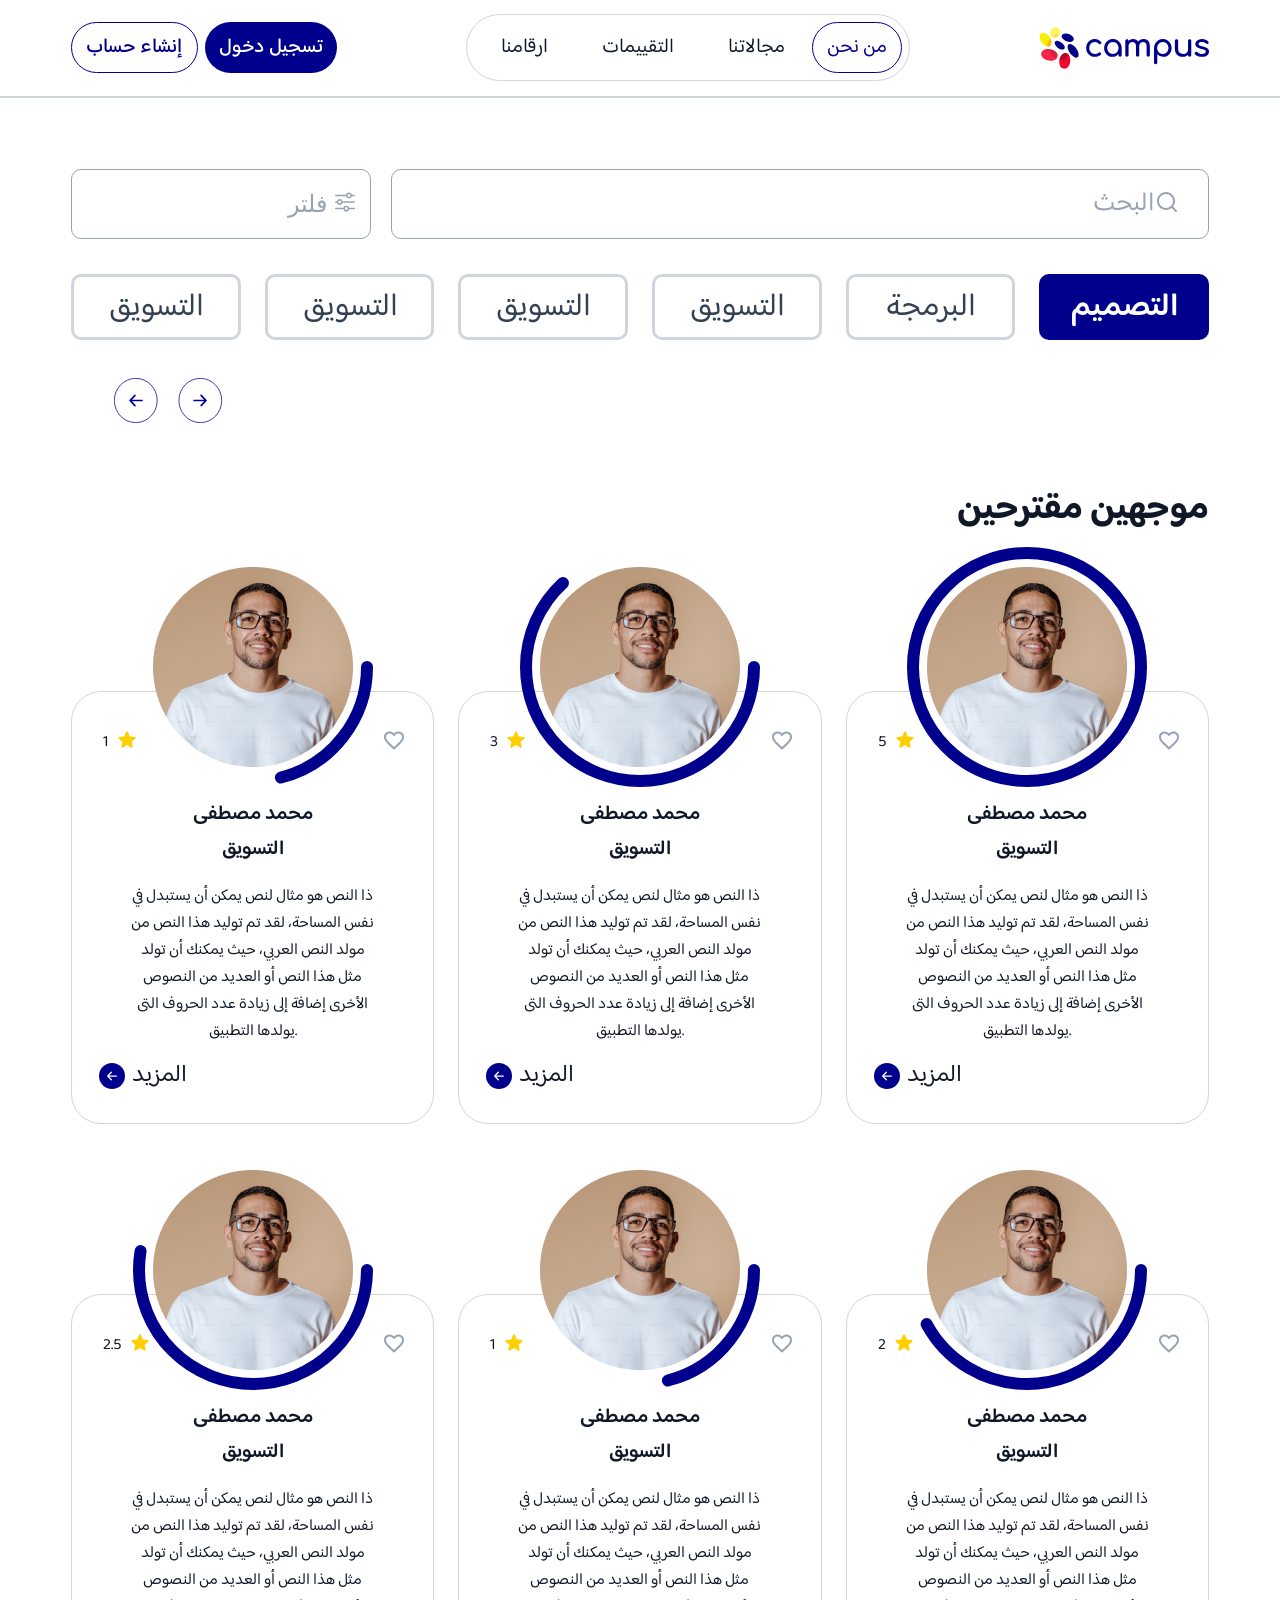
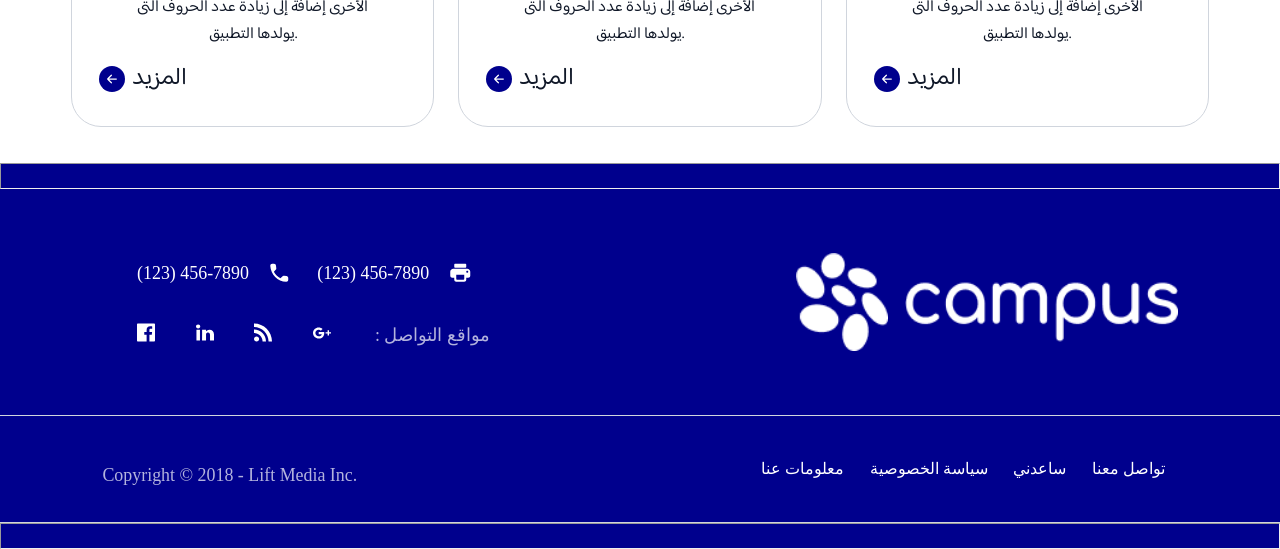
<file: index.html>
<!DOCTYPE html>
<html lang="en">
  <head>
    <meta charset="UTF-8" />
    <meta name="viewport" content="width=device-width, initial-scale=1.0" />
    <link rel="stylesheet" href="style.css" />
    <link
      href="https://fonts.googleapis.com/css2?family=Baloo+Bhaijaan+2&display=swap"
      rel="stylesheet"
    />
    <title>Home</title>
  </head>
  <body>
    <div class="nav">
      <div class="listicon mm">
        <img class="imgL" src="./imags/textalign-justifycenter.svg" alt="">
      </div>
<div class="butonshedden">
  <div class="join">
    <button class="b1">إنشاء حساب</button>
    <button class="b2">تسجيل دخول</button>
  </div>
</div>
     
<div class="innerNav">
  <div class="link">
    <ul>
      <li><a href="#">ارقامنا</a></li>
      <li><a href="#"> التقييمات</a></li>
      <li><a href="#"> مجالاتنا</a></li>
      <li class="check"><a href="#">من نحن</a></li>
    </ul>
  </div>
</div>
      
      <img class="logo mm" src="./imags/Frame.svg" alt="" />
    </div>

    <section class="search">
      <!-- <div class="main-container"> -->
        <div class="filter-container">
          <div class="filter-text">فلتر</div>
          <div class="icon-container">
            <img class="image" src="./imags/mage_filter (2).svg" alt="" id="toggleDropdown" />
          </div>
          <div class="dropdown-list open">

            <div class="dropdown-menu1 dropdown-menuformat">
              <a href="#"><span id="langA"><img class="rotate"  src="./imags/arrow-up.svg" alt=""></span> اللغة</a>
              <div class="dropdown-menu2 dropdown-menuformat">
                <a href="#"> الأنجليزية <input type="checkbox" name="" id="checkbox"></a>
                <a href="#"> الفرنسية <input type="checkbox" name="" id="checkbox"></a>
                <a href="#"> الألمانية <input type="checkbox" name="" id="checkbox"></a>
              </div>
              <a href="#"><span id="A2"><img class="rotate" src="./imags/arrow-up.svg" alt=""></span> الخبرة</a>
              <div class="dropdown-menu3 dropdown-menuformat">
                <a href="#"> من 1 الي 3<input type="checkbox" name="" id="checkbox"></a>
                <a href="#"> من 3 الي 5<input type="checkbox" name="" id="checkbox"></a>
                <a href="#"> من 5 الي 7<input type="checkbox" name="" id="checkbox"></a>
              </div>
              <a href="#"><span id="A3"><img class="rotate" src="./imags/arrow-up.svg" alt=""></span> المجال</a>
              <div class="dropdown-menu4 dropdown-menuformat start">
                <a href="#"><img src="./imags/arrow-down.svg" alt="">  front-end<input type="checkbox" name="" id="checkbox"></a>
                <a href="#"><img src="./imags/arrow-down.svg" alt="">  back-end<input type="checkbox" name="" id="checkbox"></a>
                <a href="#"><img src="./imags/arrow-down.svg" alt="">  full-stuck<input type="checkbox" name="" id="checkbox"></a>
              </div>
            </div>
           

          </div>
        </div>
        

      </div>
      <div class="search-container">
        <input type="text" class="search-input" placeholder="البحث" />
        <span class="search-icon">
          <img src="./imags/ri_search-line (1).svg" alt="" />
        </span>
        
      </div>
      <!-- </div> -->
    </section>

    <!-- ***** -->
    <div class="container">
      <div class="row">
        <div class="card" >
          <div class="card-text">التسويق</div>
        </div>
        <div class="card">
          <div class="card-text">التسويق</div>
        </div>
        <div class="card">
          <div class="card-text">التسويق</div>
        </div>
    
        <div class="card" id="heddencards">
          <div class="card-text">التسويق</div>
        </div>
        <div class="card" id="heddencards">
          <div class="card-text">البرمجة</div>
        </div>
        <div class="special card" id="heddencards">
          <div class="card-text">التصميم</div>
        </div>
      </div>

      <div class="arrows-container">
        <div class="arrow">
          <svg
            xmlns="http://www.w3.org/2000/svg"
            width="44"
            height="45"
            viewBox="0 0 44 45"
            fill="none"
          >
            <path
              d="M43.1734 22.5C43.1734 34.731 33.5811 44.625 21.7742 44.625C9.96724 44.625 0.375 34.731 0.375 22.5C0.375 10.269 9.96724 0.375 21.7742 0.375C33.5811 0.375 43.1734 10.269 43.1734 22.5Z"
              stroke="#00008D"
              stroke-width="0.75"
            />
            <path
              d="M28.8514 22.4998C28.8514 22.7236 28.7654 22.9382 28.6122 23.0964C28.4591 23.2546 28.2514 23.3435 28.0349 23.3435H18.0323L21.538 26.9653C21.6914 27.1238 21.7776 27.3388 21.7776 27.563C21.7776 27.7872 21.6914 28.0021 21.538 28.1606C21.3846 28.3192 21.1765 28.4082 20.9596 28.4082C20.7427 28.4082 20.5346 28.3192 20.3812 28.1606L15.482 23.0981C15.4059 23.0198 15.3455 22.9266 15.3043 22.8241C15.2631 22.7215 15.2419 22.6115 15.2419 22.5005C15.2419 22.3894 15.2631 22.2795 15.3043 22.1769C15.3455 22.0744 15.4059 21.9812 15.482 21.9028L20.3812 16.8403C20.4572 16.7618 20.5474 16.6996 20.6466 16.6571C20.7458 16.6146 20.8522 16.5928 20.9596 16.5928C21.067 16.5928 21.1734 16.6146 21.2726 16.6571C21.3719 16.6996 21.462 16.7618 21.538 16.8403C21.6139 16.9188 21.6742 17.012 21.7153 17.1145C21.7564 17.2171 21.7776 17.327 21.7776 17.438C21.7776 17.549 21.7564 17.6589 21.7153 17.7614C21.6742 17.864 21.6139 17.9572 21.538 18.0356L18.0323 21.656H28.0349C28.2514 21.656 28.4591 21.7449 28.6122 21.9032C28.7654 22.0614 28.8514 22.276 28.8514 22.4998Z"
              fill="#00008D"
            />
          </svg>
        </div>

        <div class="arrow">
          <svg
            xmlns="http://www.w3.org/2000/svg"
            width="45"
            height="45"
            viewBox="0 0 45 45"
            fill="none"
            class="left-arrow"
          >
            <path
              d="M0.923414 22.5C0.923413 10.269 10.5157 0.375003 22.3226 0.375002C34.1296 0.375001 43.7218 10.269 43.7218 22.5C43.7218 34.731 34.1296 44.625 22.3226 44.625C10.5157 44.625 0.923415 34.731 0.923414 22.5Z"
              stroke="#00008D"
              stroke-width="0.75"
            />
            <path
              d="M15.2453 22.4997C15.2453 22.276 15.3314 22.0613 15.4845 21.9031C15.6376 21.7449 15.8453 21.656 16.0619 21.656L26.0644 21.656L22.5588 18.0342C22.4054 17.8757 22.3192 17.6607 22.3192 17.4365C22.3192 17.2124 22.4054 16.9974 22.5588 16.8389C22.7121 16.6804 22.9202 16.5913 23.1371 16.5913C23.3541 16.5913 23.5621 16.6804 23.7155 16.8389L28.6147 21.9014C28.6908 21.9798 28.7512 22.0729 28.7924 22.1755C28.8336 22.278 28.8549 22.388 28.8549 22.499C28.8549 22.6101 28.8336 22.72 28.7924 22.8226C28.7512 22.9251 28.6908 23.0183 28.6147 23.0967L23.7155 28.1592C23.6396 28.2377 23.5494 28.2999 23.4501 28.3424C23.3509 28.3849 23.2445 28.4067 23.1371 28.4067C23.0297 28.4067 22.9234 28.3849 22.8241 28.3424C22.7249 28.2999 22.6347 28.2377 22.5588 28.1592C22.4828 28.0807 22.4225 27.9875 22.3814 27.885C22.3403 27.7824 22.3192 27.6725 22.3192 27.5615C22.3192 27.4505 22.3403 27.3406 22.3814 27.2381C22.4225 27.1355 22.4828 27.0424 22.5588 26.9639L26.0644 23.3435L16.0619 23.3435C15.8453 23.3435 15.6376 23.2546 15.4845 23.0963C15.3314 22.9381 15.2453 22.7235 15.2453 22.4997Z"
              fill="#00008D"
            />
          </svg>
        </div>
      </div>
    </div>
    <!-- $$$$$$$$$ -->

    <div class="H-con">
      <p class="suggested">موجهين مقترحين</p>

      <div class="con">
        <div class="card1 cardformat">
          <div class="profile-header">
            <div class="containerC">
              <svg viewBox="0 0 200 200" class="CIRCLE">
                <circle cx="100" cy="100" r="95" class="circle" id="circle1"></circle>
              </svg>
              </div>

            <img src="./imags/Frame 2306.png" alt="" class="profile-image" />
          </div>

          <div class="ratting">
             
            <div class="rat"><span id="ratingValue1">0</span>
              <img src="./imags/material-symbols_star-rounded.svg" alt="" />
            </div>
            <img src="./imags/material-symbols_favorite-outline.svg" alt="" />
          </div>
          <div class="text">
            <h2 class="name">محمد مصطفى</h2>
            <div class="title">التسويق</div>

            <p class="description">
              ذا النص هو مثال لنص يمكن أن يستبدل في نفس المساحة، لقد تم توليد
              هذا النص من مولد النص العربي، حيث يمكنك أن تولد مثل هذا النص أو
              العديد من النصوص الأخرى إضافة إلى زيادة عدد الحروف التى يولدها
              التطبيق.
            </p>
          </div>
          <div class="more-button">
            <img src="Vector.svg" alt="Vector" class="Vector" />
            <p class="more-text">المزيد</p>
          </div>
        </div>

        <div class="card2 cardformat">
          <div class="profile-header">
            <div class="containerC">
              <svg viewBox="0 0 200 200" class="CIRCLE">
                <circle cx="100" cy="100" r="95" class="circle" id="circle2"></circle>
              </svg>
              </div>

            <img src="./imags/Frame 2306.png" alt="" class="profile-image" />
          </div>

          <div class="ratting">
             
            <div class="rat"><span id="ratingValue2">0</span>
              <img src="./imags/material-symbols_star-rounded.svg" alt="" />
            </div>
            <img src="./imags/material-symbols_favorite-outline.svg" alt="" />
          </div>
          <div class="text">
            <h2 class="name">محمد مصطفى</h2>
            <div class="title">التسويق</div>

            <p class="description">
              ذا النص هو مثال لنص يمكن أن يستبدل في نفس المساحة، لقد تم توليد
              هذا النص من مولد النص العربي، حيث يمكنك أن تولد مثل هذا النص أو
              العديد من النصوص الأخرى إضافة إلى زيادة عدد الحروف التى يولدها
              التطبيق.
            </p>
          </div>
          <div class="more-button">
            <img src="Vector.svg" alt="Vector" class="Vector" />
            <p class="more-text">المزيد</p>
          </div>
        </div>
        

        <div class="card3 cardformat">
          <div class="profile-header">
            <div class="containerC">
              <svg viewBox="0 0 200 200" class="CIRCLE">
                <circle cx="100" cy="100" r="95" class="circle" id="circle3"></circle>
              </svg>
              </div>

            <img src="./imags/Frame 2306.png" alt="" class="profile-image" />
          </div>

          <div class="ratting">
             
            <div class="rat"><span id="ratingValue3">0</span>
              <img src="./imags/material-symbols_star-rounded.svg" alt="" />
            </div>
            <img src="./imags/material-symbols_favorite-outline.svg" alt="" />
          </div>
          <div class="text">
            <h2 class="name">محمد مصطفى</h2>
            <div class="title">التسويق</div>

            <p class="description">
              ذا النص هو مثال لنص يمكن أن يستبدل في نفس المساحة، لقد تم توليد
              هذا النص من مولد النص العربي، حيث يمكنك أن تولد مثل هذا النص أو
              العديد من النصوص الأخرى إضافة إلى زيادة عدد الحروف التى يولدها
              التطبيق.
            </p>
          </div>
          <div class="more-button">
            <img src="Vector.svg" alt="Vector" class="Vector" />
            <p class="more-text">المزيد</p>
          </div>
        </div>
        <div class="card4 cardformat">
          <div class="profile-header">
            <div class="containerC">
              <svg viewBox="0 0 200 200" class="CIRCLE">
                <circle cx="100" cy="100" r="95" class="circle" id="circle4"></circle>
              </svg>
              </div>

            <img src="./imags/Frame 2306.png" alt="" class="profile-image" />
          </div>

          <div class="ratting">
             
            <div class="rat"><span id="ratingValue4">0</span>
              <img src="./imags/material-symbols_star-rounded.svg" alt="" />
            </div>
            <img src="./imags/material-symbols_favorite-outline.svg" alt="" />
          </div>
          <div class="text">
            <h2 class="name">محمد مصطفى</h2>
            <div class="title">التسويق</div>

            <p class="description">
              ذا النص هو مثال لنص يمكن أن يستبدل في نفس المساحة، لقد تم توليد
              هذا النص من مولد النص العربي، حيث يمكنك أن تولد مثل هذا النص أو
              العديد من النصوص الأخرى إضافة إلى زيادة عدد الحروف التى يولدها
              التطبيق.
            </p>
          </div>
          <div class="more-button">
            <img src="./Vector.svg" alt="Vector" class="Vector" />
            <p class="more-text">المزيد</p>
          </div>
        </div>

        <div class="card5 cardformat">
          <div class="profile-header">
            <div class="containerC">
              <svg viewBox="0 0 200 200" class="CIRCLE">
                <circle cx="100" cy="100" r="95" class="circle" id="circle5"></circle>
              </svg>
              </div>

            <img src="./imags/Frame 2306.png" alt="" class="profile-image" />
          </div>

          <div class="ratting">
             
            <div class="rat"><span id="ratingValue5">0</span>
              <img src="./imags/material-symbols_star-rounded.svg" alt="" />
            </div>
            <img src="./imags/material-symbols_favorite-outline.svg" alt="" />
          </div>
          <div class="text">
            <h2 class="name">محمد مصطفى</h2>
            <div class="title">التسويق</div>

            <p class="description">
              ذا النص هو مثال لنص يمكن أن يستبدل في نفس المساحة، لقد تم توليد
              هذا النص من مولد النص العربي، حيث يمكنك أن تولد مثل هذا النص أو
              العديد من النصوص الأخرى إضافة إلى زيادة عدد الحروف التى يولدها
              التطبيق.
            </p>
          </div>
          <div class="botton-con">
            <div class="more-button">
              <img src="Vector.svg" alt="Vector" class="Vector" />
              <p class="more-text">المزيد</p>
            </div>
          </div>
          </div>
          

        <div class="card6 cardformat">
          <div class="profile-header">
            <div class="containerC">
              <svg viewBox="0 0 200 200" class="CIRCLE">
                <circle cx="100" cy="100" r="95" class="circle" id="circle6"></circle>
              </svg>
              </div>

            <img src="./imags/Frame 2306.png" alt="" class="profile-image" />
          </div>

          <div class="ratting">
             
            <div class="rat"><span id="ratingValue6">0</span>
              <img src="./imags/material-symbols_star-rounded.svg" alt="" />
            </div>
            <img src="./imags/material-symbols_favorite-outline.svg" alt="" />
          </div>
          <div class="text">
            <h2 class="name">محمد مصطفى</h2>
            <div class="title">التسويق</div>

            <p class="description">
              ذا النص هو مثال لنص يمكن أن يستبدل في نفس المساحة، لقد تم توليد
              هذا النص من مولد النص العربي، حيث يمكنك أن تولد مثل هذا النص أو
              العديد من النصوص الأخرى إضافة إلى زيادة عدد الحروف التى يولدها
              التطبيق.
            </p>
          </div>
          <div class="more-button">
            <img src="Vector.svg" alt="Vector" class="Vector" />
            <p class="more-text">المزيد</p>
          </div>
        </div>
      </div>
    </div>
    <script src="script.js"></script>

    <footer class="footer">
      <hr />
      <div class="section1F responsiveF">
        <span class="RFL-S">
        <div class="contact-info">
          <div class="phone">
            <span
              >(123) 456-7890 <img src=".//imags/round-phone-24px.svg" alt=""
            /></span>
            <span
              >(123) 456-7890
              <img src="./imags/round-local-printshop-24px.svg" alt=""
            /></span>
          </div>

          <div class="social-media">
            <a href="#"><img src=".//imags/facebook black.1.svg" alt="" /></a>
            <a href="#"><img src="./imags/linkedin black.1.svg" alt="" /></a>
            <a href="#"><img src=".//imags/rss black.1.svg" alt="" /></a>
            <a href="#"><img src=".//imags/googleplus black.1.svg" alt="" /></a>
            <span>: مواقع التواصل</span>
          </div>
        </div>
        <div class="logoRFL">
          
          <img src="./imags/rEL-LOGO.png" class="RFL" alt="">
        </div>
      </span>
        <div class="logo">
          <img class="logoF" src=".//imags/footer-imag.png" alt="campus logo" />
          <img class="cumpsF" src=".//imags/footerCaumps.png" alt="" />
        </div>
      </div>
    

      <div class="info">
        <div class="copyright">
          <p>Copyright © 2018 - Lift Media Inc.</p>
        </div>

        <div class="footer-links">
          <a href="#">معلومات عنا</a>
          <a href="#">سياسة الخصوصية</a>
          <a href="#">ساعدني</a>
          <a href="#">تواصل معنا</a>
        </div>
      </div>
      <hr />
    </footer>
  </body>
</html>
</file>
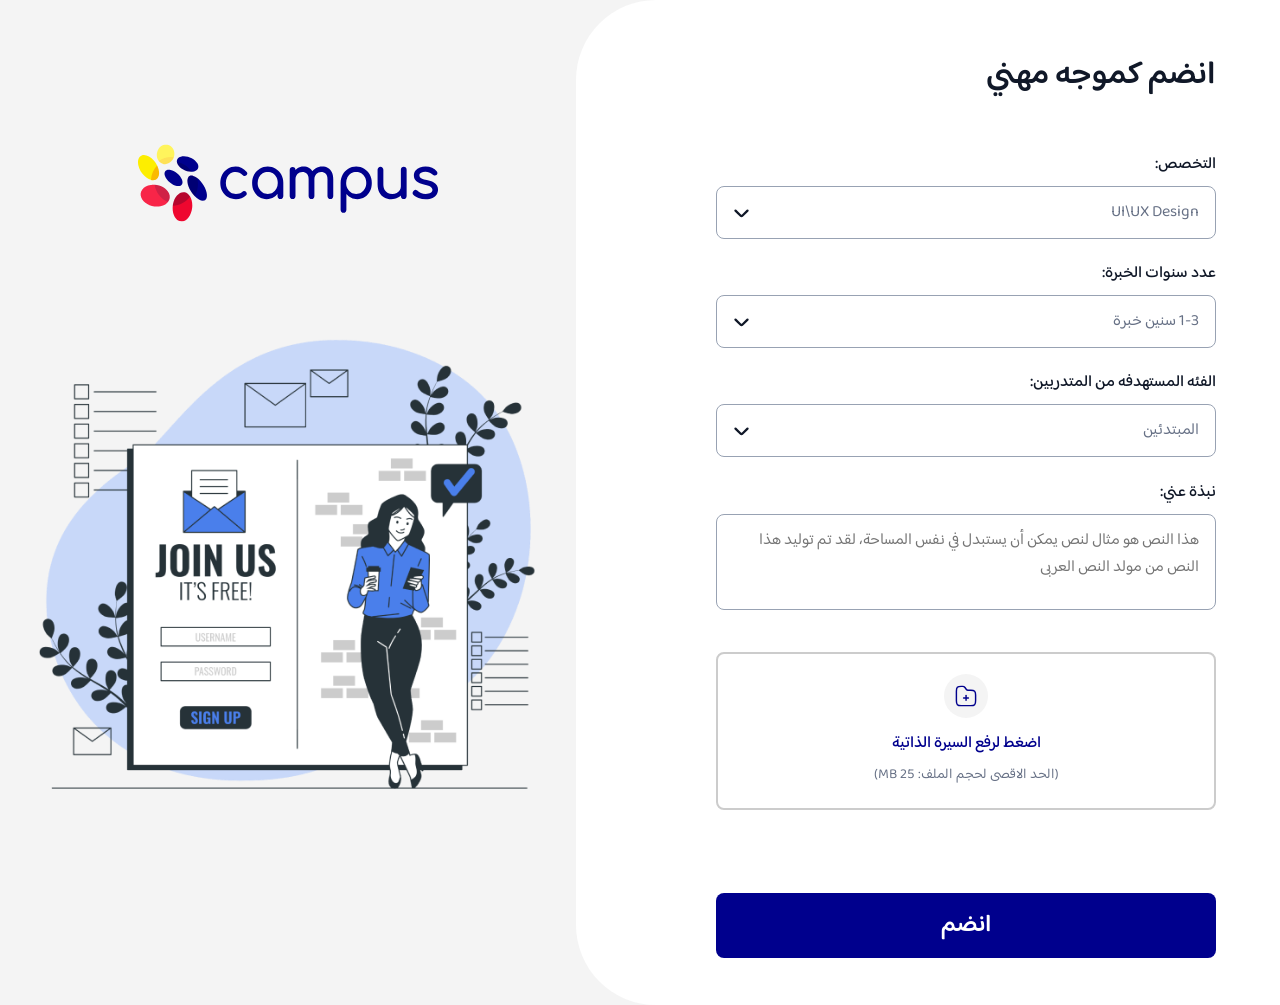
<file: join.html>
<!DOCTYPE html>
<html dir="rtl" lang="ar">
<head>
    <meta charset="utf-8">
    <meta name="viewport" content="width=device-width, initial-scale=1.0">
    <title>انضم كموجه مهني - Campus</title>
    
    
    <link rel="stylesheet" href="https://fonts.googleapis.com/css2?family=Poppins:wght@400;500;600&display=swap">
    <link rel="stylesheet" href="https://fonts.googleapis.com/css2?family=Baloo+Bhaijaan+2:wght@400;500;600;700&display=swap">
    
    
    <link rel="stylesheet" href="join.css">
</head>
<body>
    <div class="sign-up">
        <!-- Left Section with Illustration -->
        <div class="left-section">
            <div class="logo-container">
              <a href="./join7.html"> <img src="./imags/logo2.svg" alt="Campus Logo" class="pec"></a> 
                
            </div>
            <div class="illustration-container">
                <img src="./imags/Frame 1171278110.png" alt="" class="illustration">
            </div>
        </div>

        <!-- Right Section with Form -->
        <div class="right-section">
            <h1 class="main-title">انضم كموجه مهني</h1>
            
            <form class="signup-form" method="post">
                <!-- Specialization Field -->
				<div class="form-group">
					<label class="form-label">التخصص:</label>
					<div class="select-wrapper">
						<select name="specialization" required>
							<option value="ui-ux">UI\UX Design</option>
							<option value="graphic">Graphic Design</option>
							<option value="web">Web Development</option>
						</select>
						<img src="./imags/arrow-down.svg" alt="" class="select-icon">
					</div>
				</div>

                <!-- Experience Years Field -->
                <div class="form-group">
                    <label class="form-label">عدد سنوات الخبرة:</label>
                    <div class="select-wrapper">
                        <select name="experience" required>
                            <option value="1-3">1-3 سنين خبرة</option>
                            <option value="3-5">3-5 سنين خبرة</option>
                            <option value="5+">أكثر من 5 سنوات</option>
                        </select>
						<img src="./imags/arrow-down.svg" alt="" class="select-icon">

                    </div>
                </div>

                <!-- Target Trainees Field -->
                <div class="form-group">
                    <label class="form-label">الفئه المستهدفه من المتدربين:</label>
                    <div class="select-wrapper">
                        <select name="target_group" required>
                            <option value="beginners">المبتدئين</option>
                            <option value="intermediate">متوسطي الخبرة</option>
                            <option value="advanced">ذوي الخبرة</option>
                        </select>
						<img src="./imags/arrow-down.svg" alt="" class="select-icon">

                    </div>
                </div>

                <!-- About Me Field -->
                <div class="form-group">
                    <label class="form-label">نبذة عني:</label>
                    <textarea 
                        name="about_me" 
                        placeholder="هذا النص هو مثال لنص يمكن أن يستبدل في نفس المساحة، لقد تم توليد هذا النص من مولد النص العربى"
                        required
                    ></textarea>
                </div>

                <!-- CV Upload Section -->
                <div class="upload-section">
                    <input 
                        type="file" 
                        id="cv-upload" 
                        name="cv" 
                        accept=".pdf,.doc,.docx" 
                        style="display: none;"
                        required
                    >
                    <div id="file-display" style="display: none;">
                        <div class="file-info">
                            <img src="./imags/document-text.svg" alt="ملف" class="file-icon">
                            <div class="file-name-wrapper">
                                <div>
                                    <p class="file-name"></p>
                                    <p class="file-size"></p>
                                </div>
                            </div>
                            <img src="./imags/trash.svg" alt="حذف" class="delete-icon">
                            <img src="./imags/tick-circle.svg" class="success-icon" alt="">
                        </div>
                        <div class="progress-container">
                            <div class="progress-bar">
                                <div class="progress-fill"></div>
                            </div>
                            <div class="progress-text">0%</div>
                        </div>
                    </div>
                    <label for="cv-upload" class="upload-content" id="upload-label">
                        <div class="upload-icon">
                            <img src="./imags/folder-add.svg" alt="Upload Icon">
                        </div>
                        <div class="upload-text">
                            <p>اضغط لرفع السيرة الذاتية</p>
                            <span>(الحد الاقصى لحجم الملف: 25 MB)</span>
                            <p>اضغط للعرض</p>
                        </div>
                    </label>
                </div>
                <button onclick="openInNewTab()" type="submit" class="submit-btn">انضم</button>

            
                <script>
                  document.addEventListener('DOMContentLoaded', function () {
    const fileInput = document.getElementById('cv-upload');
    const fileDisplay = document.getElementById('file-display');
    const uploadLabel = document.getElementById('upload-label');
    const fileName = document.querySelector('.file-name');
    const fileSize = document.querySelector('.file-size');
    const deleteIcon = document.querySelector('.delete-icon');
    const successIcon = document.querySelector('.success-icon');
    const progressFill = document.querySelector('.progress-fill');
    const progressText = document.querySelector('.progress-text');
    const viewText = document.querySelector('.upload-text p:last-child');
    console.log(viewText);  // أضف هذا في بداية الكود بعد تعريف المتغير
    const progressContainer = document.querySelector('.progress-container');

    // Hide view text initially
    viewText.style.display = 'none';

    fileInput.addEventListener('change', function (e) {
        const file = e.target.files[0];
        if (file) {
            if (file.size > 25 * 1024 * 1024) {
                alert('حجم الملف يتجاوز الحد الأقصى المسموح به (25 MB)');
                this.value = '';
                return;
            }

            fileDisplay.style.display = 'block';
            uploadLabel.style.display = 'none';

            fileName.textContent = file.name;
            fileSize.textContent = formatFileSize(file.size);

            deleteIcon.style.display = 'block';
            successIcon.style.display = 'none';
            viewText.style.display = 'none';
            progressContainer.style.display = 'block';

            simulateUploadProgress();
        }
    });

    deleteIcon.addEventListener('click', function (e) {
        e.stopPropagation();
        fileInput.value = '';
        fileDisplay.style.display = 'none';
        uploadLabel.style.display = 'flex';
        resetProgress();
    });

    function formatFileSize(bytes) {
        if (bytes < 1024) return bytes + ' B';
        else if (bytes < 1048576) return (bytes / 1024).toFixed(1) + ' KB';
        else return (bytes / 1048576).toFixed(1) + ' MB';
    }

    function simulateUploadProgress() {
    let progress = 0;
    progressFill.style.width = '0%';
    progressFill.classList.remove('complete');

    const interval = setInterval(() => {
        progress += 5;
        if (progress <= 100) {
            progressFill.style.width = progress + '%';
            progressText.textContent = progress + '%';

            if (progress === 100) {
                // Show success icon
                successIcon.style.display = 'block';
                deleteIcon.style.display = 'none';

                // Add complete class
                progressFill.classList.add('complete');

                // After 1 second
                setTimeout(() => {
                    // Hide progress bar and success icon
                    progressContainer.style.display = 'none';
                    successIcon.style.display = 'none';

                    // Show delete icon and view text
                    deleteIcon.style.display = 'block';
                    if (viewText) {
                        viewText.style.display = 'block';
                        console.log('Showing view text');
                    }
                }, 1000);
            }
        } else {
            clearInterval(interval);
        }
    }, 200);
}

    function resetProgress() {
        progressFill.style.width = '0%';
        progressText.textContent = '0%';
        progressFill.classList.remove('complete');
        deleteIcon.style.display = 'block';
        successIcon.style.display = 'none';
        viewText.style.display = 'none';
        progressContainer.style.display = 'block';
    }
});
                </script>
</body>
</html>
</file>
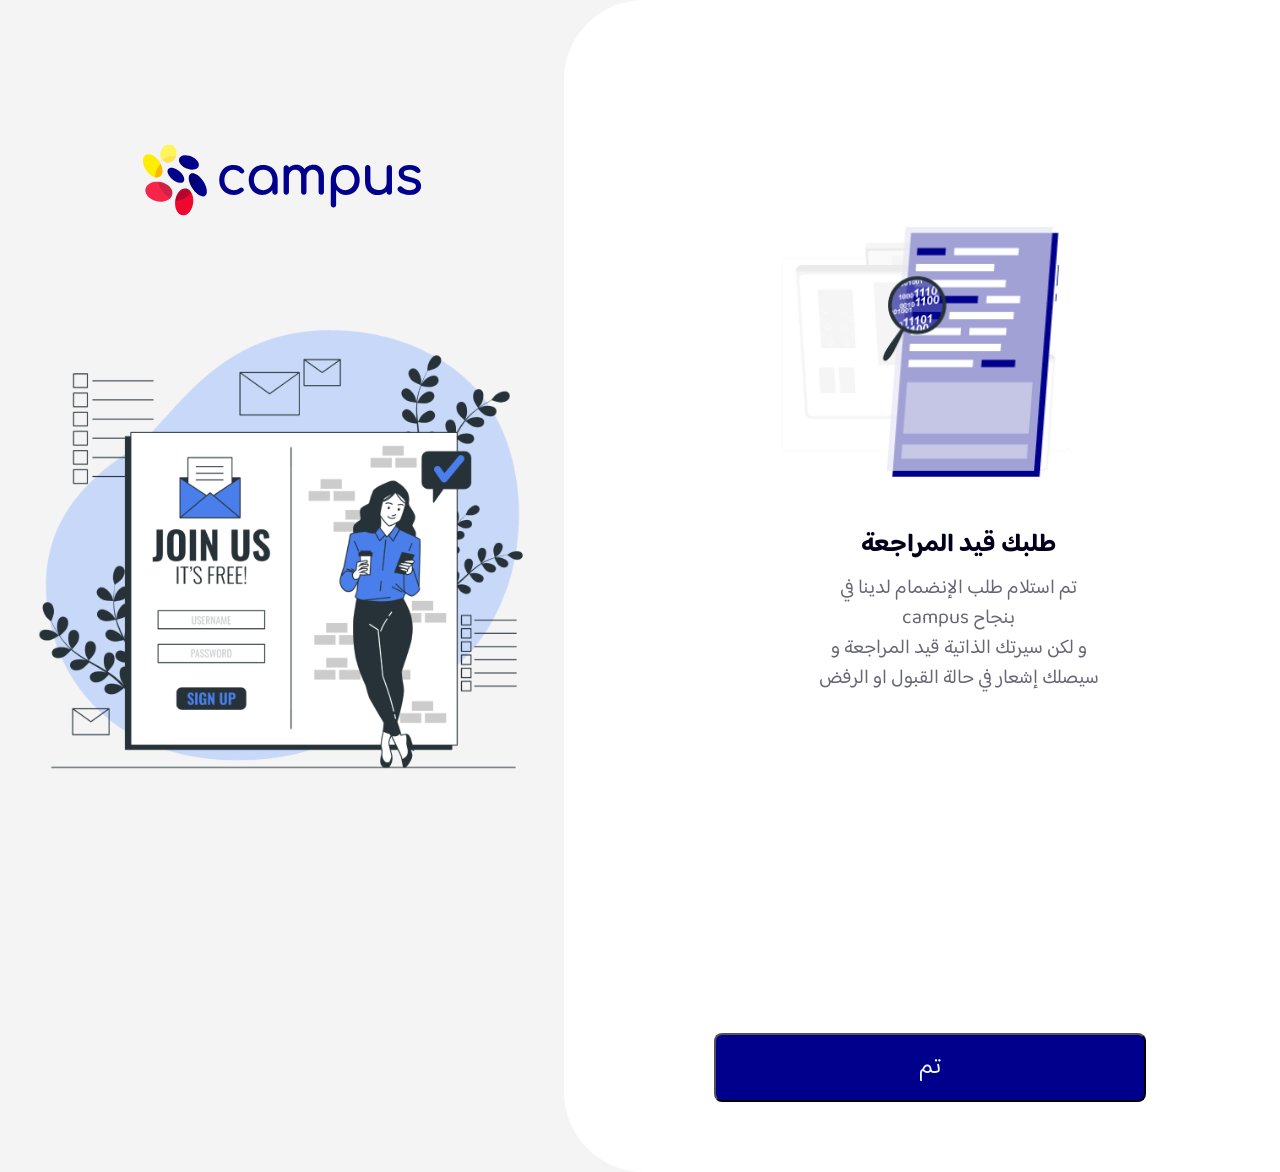
<file: join7.html>
<!DOCTYPE html>
<html dir="ltr" lang="ar">
<head>
    <meta charset="utf-8">
    <meta name="viewport" content="width=device-width, initial-scale=1.0">
    <title>انضم كموجه مهني - Campus</title>
    
    
    <link rel="stylesheet" href="https://fonts.googleapis.com/css2?family=Poppins:wght@400;500;600&display=swap">
    <link rel="stylesheet" href="https://fonts.googleapis.com/css2?family=Baloo+Bhaijaan+2:wght@400;500;600;700&display=swap">
    
    
    <link rel="stylesheet" href="join7.css">
</head>
<body>
    <div class="sign-up">
        <!-- Left Section with Illustration -->
        <div class="left-section">
            <div class="logo-container">
                <img src="./imags/logo2.svg"style="width: 21.83vw"; alt="Campus Logo" class="pec">
            </div>
            <div class="illustration-container">
                <img src="./imags/Frame 1171278110.png" alt="" class="illustration">
            </div>
        </div>
        <div class="right-section">
            <div class="contaner">
<img src="./imags/join7image.png" alt="">
<div class="text">
    <h1>طلبك قيد المراجعة</h1>
    <p>تم استلام طلب الإنضمام لدينا في campus  بنجاح</p>
    <p> و لكن سيرتك الذاتية قيد المراجعة و سيصلك إشعار في حالة القبول او الرفض</p>
</div>
            </div>
            <div class="submit-btn-con">
            <button onclick="openInNewTab() " class="submit-btn">تم</button>
        </div>
  	</div>
  	
  	

    <script>
        function openInNewTab() {
            if (true) {
 window.open('join9.html', '_blank');
                
            }
            else{
 window.open('join9.html', '_blank');

            }
 }
   
 </script>
   
</body>
</html>
</file>
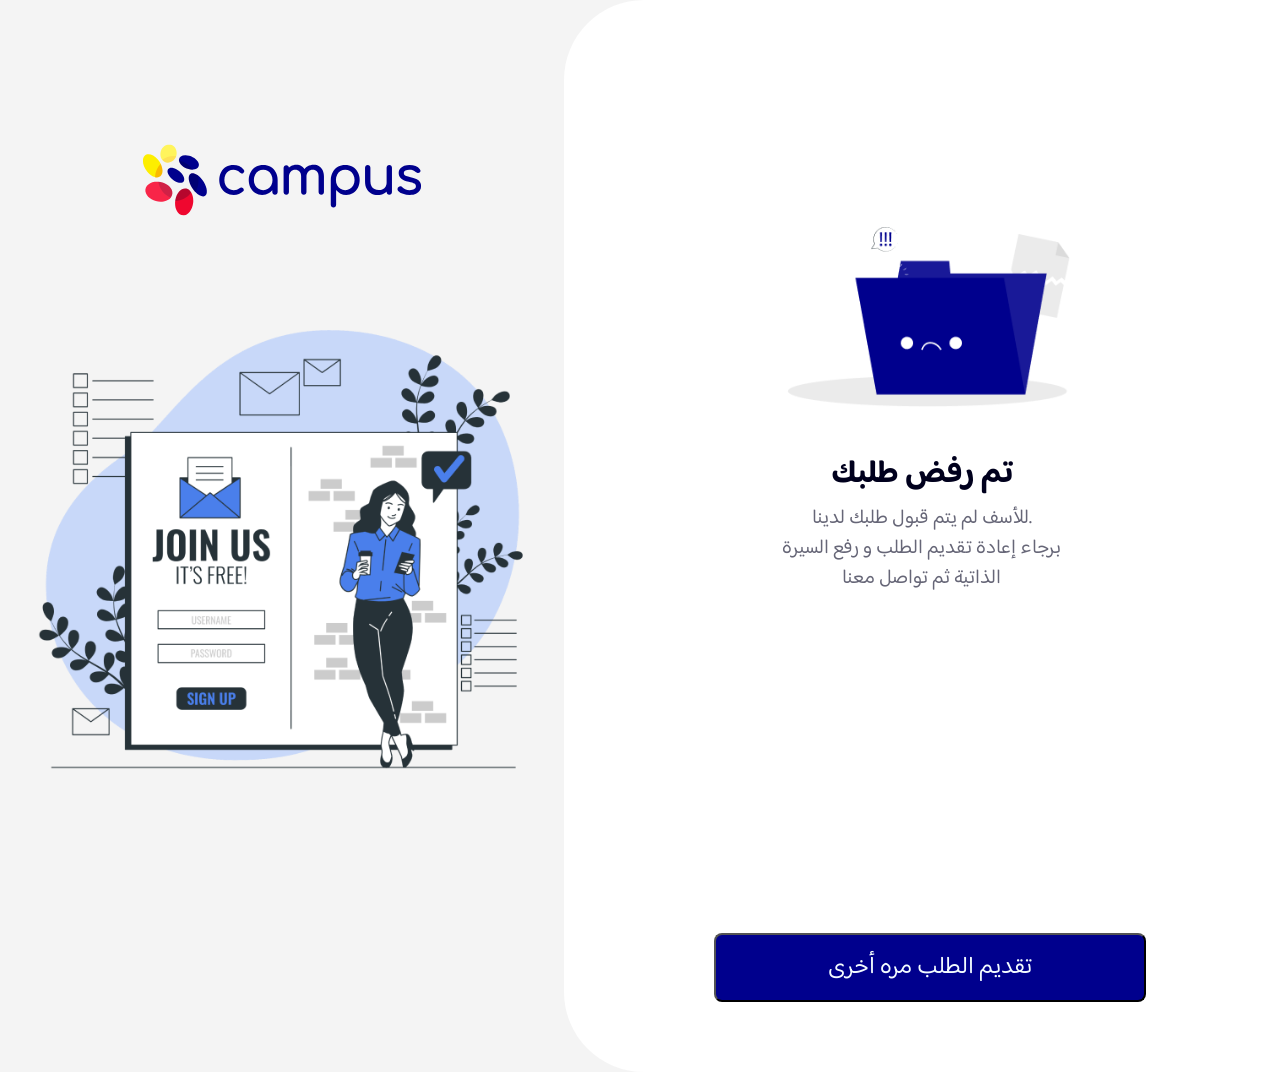
<file: join8.html>
<!DOCTYPE html>
<html dir="ltr" lang="ar">
<head>
    <meta charset="utf-8">
    <meta name="viewport" content="width=device-width, initial-scale=1.0">
    <title>انضم كموجه مهني - Campus</title>
    
    
    <link rel="stylesheet" href="https://fonts.googleapis.com/css2?family=Poppins:wght@400;500;600&display=swap">
    <link rel="stylesheet" href="https://fonts.googleapis.com/css2?family=Baloo+Bhaijaan+2:wght@400;500;600;700&display=swap">
    
    
    <link rel="stylesheet" href="join8.css">
</head>
<body>
    <div class="sign-up">
        <!-- Left Section with Illustration -->
        <div class="left-section">
            <div class="logo-container">
                <img src="./imags/logo2.svg"style="width: 21.83vw"; alt="Campus Logo" class="pec">
            </div>
            <div class="illustration-container">
                <img src="./imags/Frame 1171278110.png" alt="" class="illustration">
            </div>
        </div>
        <div class="right-section">
            <div class="contaner">
<img src="./imags/join8-image.png" alt="">
<div class="text">
    <h1>تم رفض طلبك</h1>
    <p>للأسف لم يتم قبول طلبك لدينا.</p>
    <p> برجاء إعادة تقديم الطلب و رفع السيرة الذاتية ثم تواصل معنا</p>
</div>
            </div>
            <div class="submit-btn-con">
            <button onclick="openInNewTab() " class="submit-btn">تقديم الطلب مره أخرى</button>
        </div>
  	</div>
  	
  	

    <script>
        function openInNewTab() {
 window.open('join.html', '_blank');
 }
   
 </script>
   
</body>
</html>
</file>
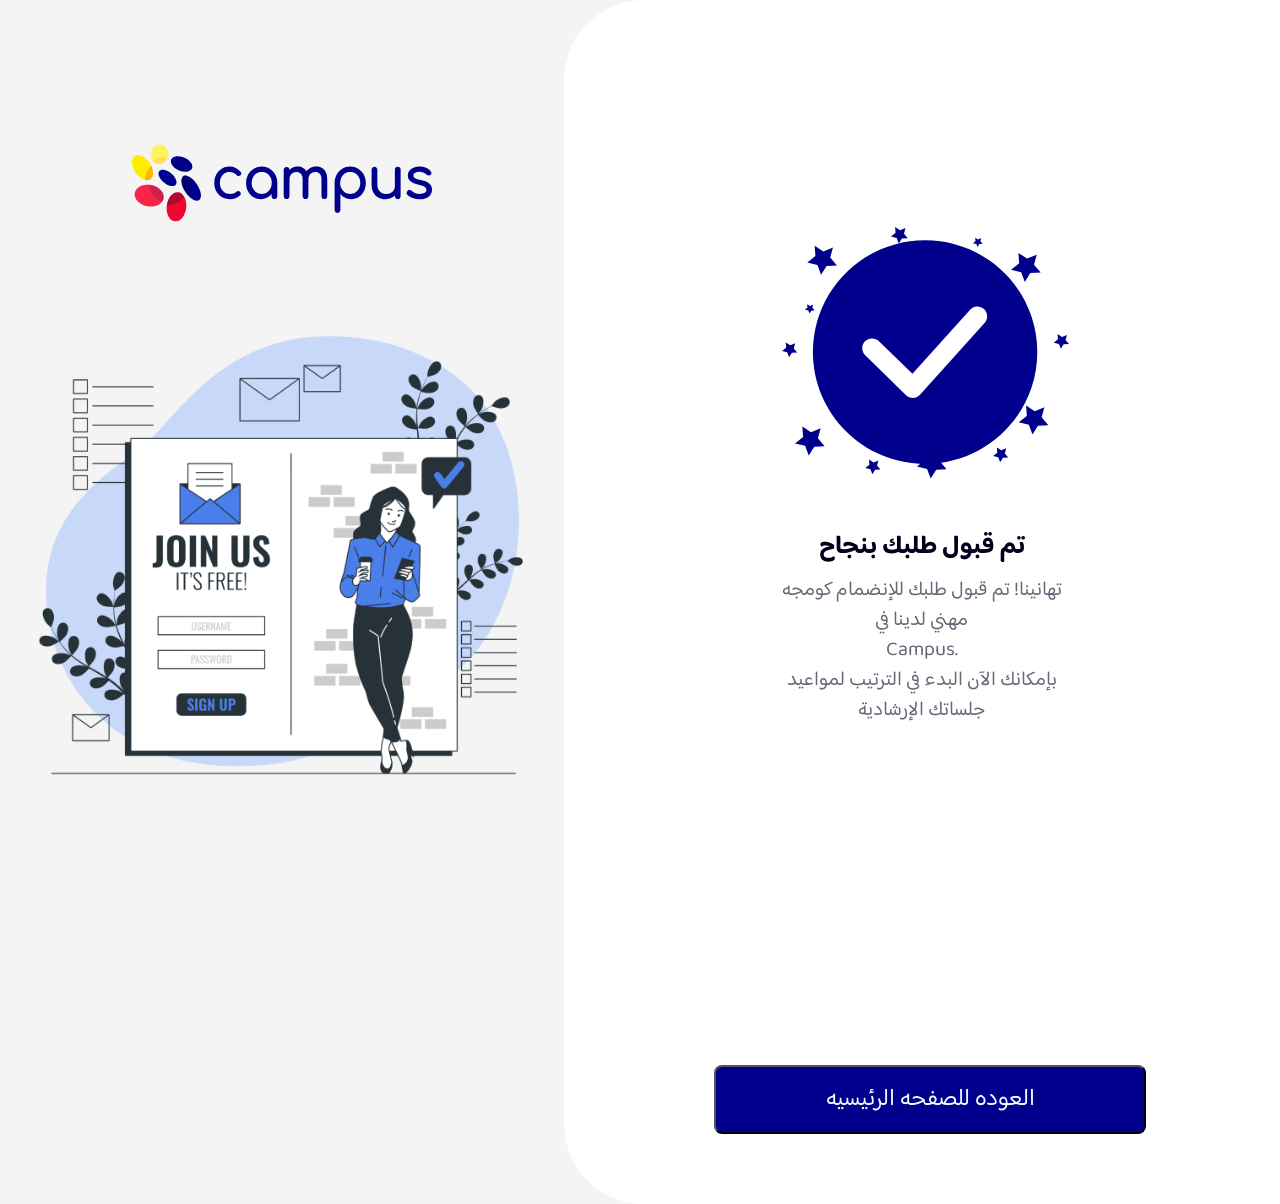
<file: join9.html>
<!DOCTYPE html>
<html dir="ltr" lang="ar">
<head>
    <meta charset="utf-8">
    <meta name="viewport" content="width=device-width, initial-scale=1.0">
    <title>انضم كموجه مهني - Campus</title>
    
    
    <link rel="stylesheet" href="https://fonts.googleapis.com/css2?family=Poppins:wght@400;500;600&display=swap">
    <link rel="stylesheet" href="https://fonts.googleapis.com/css2?family=Baloo+Bhaijaan+2:wght@400;500;600;700&display=swap">
    
    
    <link rel="stylesheet" href="join9.css">
</head>
<body>
    <div class="sign-up">
        <!-- Left Section with Illustration -->
        <div class="left-section">
            <div class="logo-container">
                <img src="./imags/logo2.svg"style="width: 21.5.83vw"; alt="Campus Logo" class="pec">
            </div>
            <div class="illustration-container">
                <img src="./imags/Frame 1171278110.png" alt="" class="illustration">
            </div>
        </div>
        <div class="right-section">
            <div class="contaner">
<img src="./imags/Group 1000002968.svg" alt="">
<div class="text">
    <h1>تم قبول طلبك بنجاح</h1>
    <p>تهانينا! تم قبول طلبك للإنضمام كومجه مهني لدينا في <br> Campus.</p>
    <p>بإمكانك الآن البدء في الترتيب لمواعيد جلساتك الإرشادية</p>
</div>
            </div>
            <div class="submit-btn-con">
            <button onclick="openInNewTab() " class="submit-btn">العوده للصفحه الرئيسيه</button>
        </div>
  	</div>
  	
  	

    <script>
        function openInNewTab() {
            if (true) {
 window.open('join9.html', '_blank');
                
            }
            else{
 window.open('join9.html', '_blank');

            }
 }
   
 </script>
   
</body>
</html>
</file>
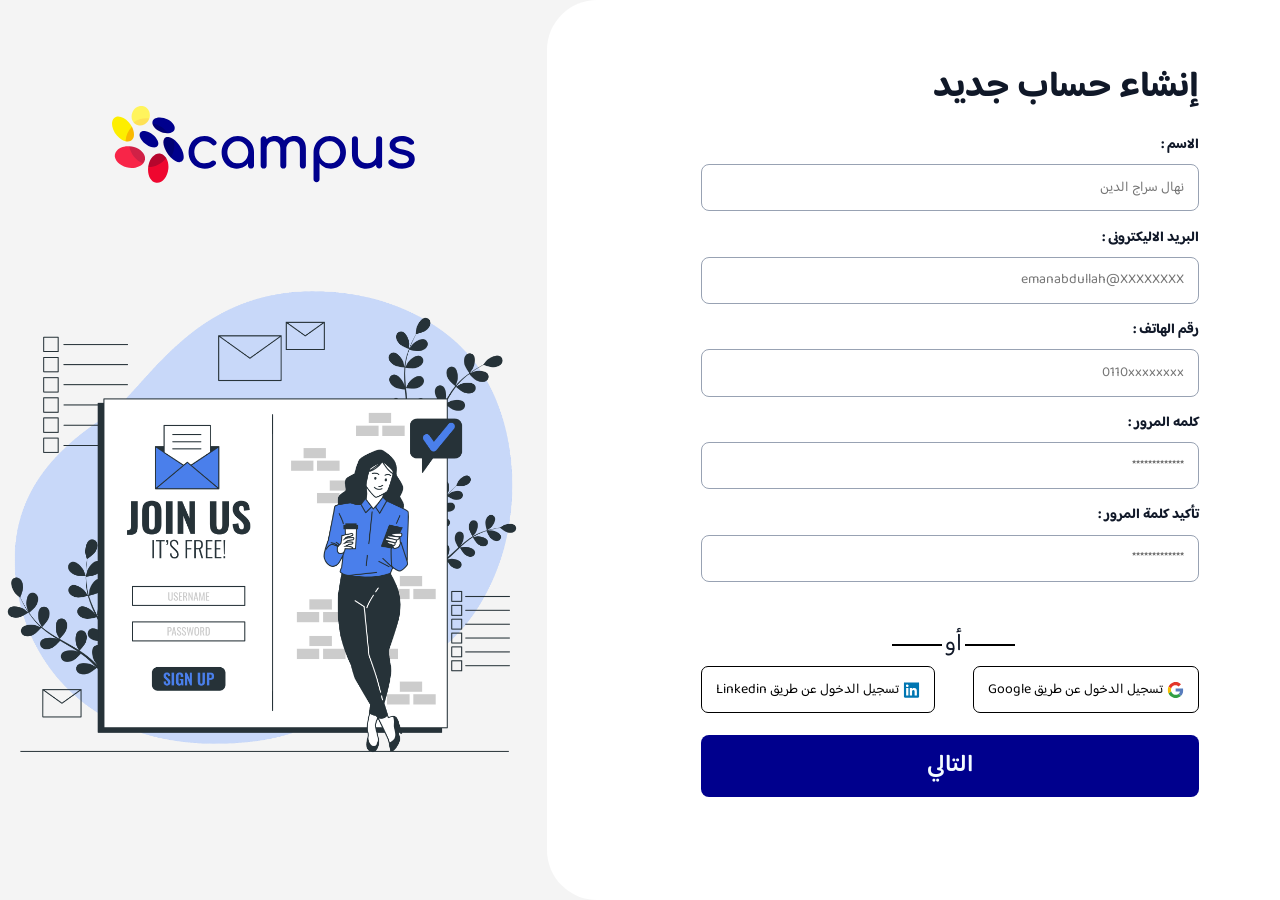
<file: sign-up.html>
<!DOCTYPE html>
<html lang="en">
  <head>
    <meta charset="UTF-8" />
    <meta name="viewport" content="width=device-width, initial-scale=1.0" />
    <link rel="stylesheet" href="/css/all.min.css" />
    <link rel="stylesheet" href="/css/normalies.css" />
    <link rel="stylesheet" href="/css/sign-up.css" />
    <link
      href="https://fonts.googleapis.com/css2?family=Baloo+Bhaijaan+2:wght@400..800&family=Roboto:ital,wght@0,100;0,300;0,400;0,500;0,700;0,900;1,100;1,300;1,400;1,500;1,700;1,900&family=Rubik:ital,wght@0,300..900;1,300..900&family=Sour+Gummy:ital,wght@0,100..900;1,100..900&display=swap"
      rel="stylesheet"
    />

    <link
      href="https://fonts.googleapis.com/css2?family=Baloo+Bhaijaan+2:wght@400..800&family=Poppins:ital,wght@0,100;0,200;0,300;0,400;0,500;0,600;0,700;0,800;0,900;1,100;1,200;1,300;1,400;1,500;1,600;1,700;1,800;1,900&family=Roboto:ital,wght@0,100;0,300;0,400;0,500;0,700;0,900;1,100;1,300;1,400;1,500;1,700;1,900&family=Rubik:ital,wght@0,300..900;1,300..900&family=Sour+Gummy:ital,wght@0,100..900;1,100..900&display=swap"
      rel="stylesheet"
    />
    <title>sign up</title>
  </head>
  <body>
    <div class="sign-up">
      <div class="content">
        <form class="sign-up-form">
          <div class="sign-up1">
            <div>
              <h1>إنشاء حساب جديد</h1>
              <div class="input-field">
                <label for="name"> الاسم :</label>
                <input
                  required
                  type="text"
                  name="userName"
                  id="user-name"
                  class="text-color"
                  placeholder="نهال سراج الدين "
                />
              </div>
              <div class="input-field">
                <label for="email">البريد الاليكترونى :</label>
                <input
                  required
                  type="email"
                  id="email"
                  name="email"
                  class="text-color"
                  placeholder="emanabdullah@XXXXXXXX"
                />
              </div>
              <div class="input-field">
                <label for="phone"> رقم الهاتف :</label>
                <input
                  required
                  type="tel"
                  id="phone"
                  name="phone"
                  class="text-color"
                  placeholder="0110xxxxxxxx"
                />
              </div>
              <div class="input-field">
                <label for="password">كلمه المرور :</label>
                <input
                  required
                  type="password"
                  id="password"
                  name="password"
                  class="text-color"
                  placeholder="*************"
                />
              </div>
              <div class="input-field">
                <label for="password-confirm"> تأكيد كلمة المرور :</label>
                <input
                  required
                  type="password"
                  id="password-confirm"
                  name="passwordConfirm"
                  class="text-color"
                  placeholder="*************"
                />
              </div>
            </div>
            <div>
              <span class="span2">أو</span>
              <div class="other-methods">
                <div class="google">
                  <img src="/images/devicon_google.svg" alt="google" />
                  <p>تسجيل الدخول عن طريق Google</p>
                </div>
                <div class="linkedin">
                  <img src="/images/devicon_linkedin.svg" alt="linkedin" />
                  <p>تسجيل الدخول عن طريق Linkedin</p>
                </div>
              </div>
              <input type="button" value="التالي" id="next" class="next" />
            </div>
          </div>
          <div class="sign-up2 heddin-form">
            <div>
              <h1>إنشاء حساب جديد</h1>
              <div class="input-field">
                <label for="gender"> الجنس :</label>
                <select name="gender" id="gender" class="text-color">
                  <option value="female">انثى</option>
                  <option value="male">ذكر</option>
                </select>
              </div>
              <div class="input-field">
                <label for="country">البلد :</label>
                <input
                  name="country"
                  type="text"
                  id="country"
                  class="text-color"
                  placeholder="جمهورية مصر العربية "
                />
              </div>
              <div class="input-field">
                <label for="specialty"> التخصص :</label>
                <select name="specialty" id="specialty" class="text-color">
                  <option value="ui-designer">UI\UX Design</option>
                  <option value="front-end">frontend developer</option>
                </select>
              </div>
              <div class="input-field">
                <label for="experience"> عدد سنوات الخبرة :</label>
                <select name="experience" id="experience" class="text-color">
                  <option value="one-three">1-3 سنين خبرة</option>
                  <option value="three-five">3-5 سنين خبرة</option>
                </select>
              </div>
              <div class="input-field">
                <label for="about"> نبذة عني :</label>
                <textarea
                  name="about-me"
                  id="about"
                  placeholder="هذا النص هو مثال لنص يمكن أن يستبدل في نفس المساحة، لقد تم توليد هذا النص من مولد النص العربى، حيث يمكنك أن تولد مثل هذا النص أو العديد من النصوص الأخرى إضافة إلى زيادة عدد الحروف التى يولدها التطبيق"
                ></textarea>
              </div>
            </div>
            <input type="submit" value="التالي " class="mar-top" />
          </div>
        </form>
      </div>

      <div class="image">
        <div class="log-in-logo">
          <img src="/images/Group.svg" alt="logo" />
          <img src="/images/Group (1).svg" alt="logo" />
        </div>
        <img src="/images/d9820f5512a57152288c97fc61b2a357.png" alt="Frame" />
      </div>
    </div>
    <script src="sign-up.js"></script>
  </body>
</html>
</file>
<file: style.css>
@import url("https://fonts.googleapis.com/css2?family=Baloo+Bhaijaan+2:wght@400;500&display=swap");

* {
  margin: 0;
  padding: 0;
  box-sizing: border-box;
}
:root {
  --maincolor--: #00008d;
  --Gray-900: #101828;
}

body {
  /* overflow-x: hidden; */
}

header {
}

.nav {
  display: flex;
  padding: 1.11vw 5.56vw;
  justify-content: space-between;
  align-items: center;
  border-bottom: 2px solid #d0d5dd;
  font-family: "Baloo Bhaijaan 2", sans-serif;
  font-weight: 400;
  font-size: 20px;
}
.listicon{
  display: none;
}
@media (max-width: 858px) {
  .listicon {
    display: block;
   
  }
  .imgL{
    width: 6.43vw;
    height: 6.63vw;

  }
  .butonshedden{
    display: none;
  }
  .innerNav{
    display: none;
  }
  .mm{
    display: flex;
    justify-content: space-between;
  padding: 11px 16px;
    
  }
}

.nav .check {
  display: flex;
  padding: 0.55vw 1.11vw;
  justify-content: center;
  align-items: center;
  gap: 0.55vw;
  border: 1.2px solid var(--maincolor--);
  border-radius: 50px;
}

.nav .check a {
  color: var(--maincolor--);
}

.nav .link {
  border: 1.2px solid #d0d5dd;
  border-radius: 50px;
  display: flex;
  padding: 0.55vw;
  justify-content: center;
  align-items: center;
  gap: 32px;
}

.nav ul {
  display: flex;
  justify-content: center;
  padding: 0;
  gap: 24;
  align-items: center;
  list-style-type: none;
}

.nav ul li {
  padding: 0.55vw 2.11vw;
}

.nav ul li a {
  color: var(--Gray-900, #101828);
  text-align: center;
  font-family: "Baloo Bhaijaan 2";
  font-size: 20px;
  font-style: normal;
  font-weight: 400;
  line-height: normal;
  text-decoration: none;
}

.join .b1 {
  display: flex;
  padding: 0.55vw 1.11vw;
  justify-content: center;
  align-items: center;
  color:#00008d ;
  text-align: center;
  font-family: "Baloo Bhaijaan 2";
  font-size: 20px;
  font-style: normal;
  font-weight: 500;
  line-height: normal;
  border-radius: 50px;
  border:1.5px solid #00008d ;
  background: white;

}
.join{
  display: flex;
  gap: 0.55vw;
}
.join .b2{
display: flex;
  padding: 0.55vw 1.11vw;
  justify-content: center;
  align-items: center;
  color: var(--White, #fff);
  text-align: center;
  font-family: "Baloo Bhaijaan 2";
  font-size: 20px;
  font-style: normal;
  font-weight: 500;
  line-height: normal;
  border-radius: 50px;
  border: none;
  background: var(--Mailn-color, #00008d);

}
.search {
  display: flex;
  max-width: 100%;
  gap: 20px;
  padding: 5.56vw 5.56vw 2.78vw;
}

/* CSS */
.sec2 {
  display: flex;
  flex-direction: column;
}
/* .main-container {
  display: flex;
  justify-content: space-between;
  gap: 24px;
  align-items: center;
  margin-top: 84px;
} */



.filter-text {
  text-align: right;
  color: #98a2b3;
  font-size: 24px;
  font-weight: 400;
}
@media (max-width: 442px) {
  .icon-container .image{
    position: relative;
    left: 0.6rem;
  
  }
}

@media (max-width: 858px) {
  .filter-text{
    display: none;
  }
  .icon-container .image{
    width: 45px;
    height: 45px;
    transform: translate(-58%);
  }
}

.filter-container {
  flex: 0.5;

  position: relative; /* للسماح بتحديد موقع العناصر الفرعية */
  display: flex;
  align-items: center;
  justify-content: flex-end;
  background: white;
  border: 1.5px solid #98a2b3;
  border-radius: 10px;
  /* border-top-right-radius: 10px; */
  padding: 0 1vw;
  gap: 0.5vw;
}

/* النص */
.filter-text {
  font-size: 24px;
  color: #98a2b3;
  text-align: right;
  font-weight: 400;
}


.icon-container {
  position: relative; 
  cursor: pointer;
}
.filter-container.open {
  border-bottom-right-radius: 0;
  border-bottom-left-radius: 0;
}

.dropdown-list {
  display: none;
    position: absolute;
    top: 100%;
    right: 0;
    inline-size: calc(100% + 2px);
    background: white;
    border: 1.5px solid #98a2b3;
    border-bottom-left-radius: 10px;
    border-bottom-right-radius: 10px;
    z-index: 10;
    margin-right: -1px;
}
.dropdown-menuformat img {
  transition: transform 0.3s ease;
}

/* عند التفعيل، يدور السهم */
.rotate {
  transform: rotate(180deg);
}
.dropdown-list.open {
  border-top-left-radius: 0;
  border-top-right-radius: 0;
}
.aa{
  border: 1.5px solid #98a2b3;
  border-bottom-left-radius: 10px;
  border-bottom-right-radius: 10px;
}
.dropdown-menu2,.dropdown-menu3,.dropdown-menu4{
  display: none;

}

.start{
  direction: rtl;
}


.dropdown-menuformat a {
  color: #000;
display: flex;
justify-content: flex-end;
text-align: right;
font-family: "Baloo Bhaijaan 2";
font-size: 32px;
font-style: normal;
font-weight: 400;
line-height: normal;
text-decoration: none;
padding-inline: 8px;
}
@media (max-width: 858px) {
  .dropdown-menuformat a{
font-size: 16px;
padding-inline: 4px;
  }
#checkbox{
  width: 10px;

}

  }


#checkbox{
  /* display: flex;
justify-content: flex-end;
align-items: center; */
gap: 8px;
align-self: stretch;
width: 20px;
border-radius: 4px;
background: var(--Mailn-color, #00008D);

}






.search-container {
  flex-shrink: 0;

  flex: 1.5;
  position: relative;
}

.search-wrapper {
  position: relative;
  width: 100%;
  direction: rtl;
}

.search-input {
  padding: 12px 52.5px;
  border: 1.5px solid var(--Gray400, #98a2b3);
  border-radius: 10px;
  font-family: "Baloo Bhaijaan 2", sans-serif;
  font-size: 26px;
  font-weight: normal;
  outline: none;
  transition: border-color 0.3s ease;
  background-color: white;
  text-align: right;
  /* margin-right: 65px; */
  width: 100%;
}

.search-input::placeholder {
  color: #98a2b3;
  text-align: right;
  padding-left: 10px;
}

.search-icon {
  position: absolute;
  right: 1.11vw;
  top: 50%;
  transform: translateY(-50%);
  color: #98a2b3;
  pointer-events: none;
  padding-right: 16px;
}

.search-icon svg {
  width: 24px;
  fill: none;
  stroke: currentColor;
  stroke-width: 2;
}

.icon-containerF {
  width: 24px;
  height: 24px;
  display: flex;
  flex-direction: column;
  justify-content: space-between;
}

.icon-bar {
  width: 100%;
  height: 3px;
  background-color: #98a2b3;
  border-radius: 2px;
}
.container {
  /* width: 1278px; */
  display: inline-flex;
  flex-direction: column;
  justify-content: center;
  align-items: flex-start;
  background: white;
  border-radius: 25px;
  padding: 0 5.56vw 1.38vw;
  gap: 2.78vw;
  width: 100%;
}

.container {
  /* width: 100%;
  height: 100%; */
  /* position: relative; */
  /* overflow: hidden; */
}

.row {
  display: grid;

    grid-template-columns: repeat(auto-fill, minmax(160px, 1fr));
    gap: 0 24px;
    align-self: stretch;
  
}
@media (max-width: 858px) {
  .row{
    grid-template-columns: repeat(auto-fill, minmax(130px, 1fr));
    gap: 8px 8px;
  }
  
}
@media (max-width: 631px) {
  #heddencards{
    display: none;
  }
}

@media (max-width: 442px) {
  .row{
    grid-template-columns: repeat(auto-fill, minmax(100px, 1fr));
    gap: 8px 8px;
  }
  
}

.card {
  display: flex;
  padding: 12.5px 50.519px 11.5px 51.481px;
  border-radius: 10px;
  overflow: hidden;
  border: 3px solid #d0d5dd;
  display: flex;
  justify-content: center;
  align-items: center;
  /* width: 193px; */
}


.card-text {
  text-align: right;
  color: #344054;
  font-size: 32px;
  font-family: "Baloo Bhaijaan 2";
  font-weight: 400;
  line-height: 36px;
  word-wrap: break-word;
  cursor: pointer;
}

.special {
  background: #00008d;

  border-radius: 10px;

  border: 3px solid transparent;
}

.special .card-text {
  color: white;
  font-weight: 600;
}
@media (max-width: 442px) {
  .special .card-text{
  font-weight: 400;

  }

}


.arrows-container {
  display: flex;
  justify-content: center;
  align-items: center;
  gap: 1.11vw;
  margin-left: 40px;
  /* margin-top: -69px; */
  /* margin-left: 176px; */
}
@media (max-width: 858px) {
  .arrows-container{
    position: relative;
    left: 30%;


  }
}

.arrow {
  display: flex;
  justify-content: center;
  align-items: center;
  width: 50px;
  height: 50px;
}

.cardformat {
  background: white;
  padding: 27px;
  text-align: center;
  font-family: Arial, sans-serif;
  position: relative;
  /* top: 100px; */
  /* height: 420px; */
  border-radius: 30px;
  border: 1px solid var(--Gray300, #d0d5dd);
}
.H-con {
  color: var(--Gray-900, #101828);
  text-align: right;
  font-family: "Baloo Bhaijaan 2";
  font-size: 36px;
  font-style: normal;
  font-weight: 700;
  line-height: normal;
  /* margin-right: 82px;
  margin-top: 7.5%; */
  padding: 2.78vw 5.56vw;
}
@media (max-width: 880px) {
  .con {
    grid-template-columns: repeat(auto-fill, minmax(300px, 1fr)) !important;
  }
}
@media (max-width: 880px) {
  .con {
    grid-template-columns: repeat(auto-fill, minmax(300px, 1fr)) !important;
  }
}
.con {
  display: grid;

  grid-template-columns: repeat(auto-fill, minmax(320px, 1fr));
  gap: 170px 24px;
}
.suggested {
  margin-bottom: 150px;
}
.containerC {
  position: absolute;
  /* width: 12.5vw; */
  /* height: 370px; */
}

.CIRCLE {
   position: relative; 
  top: 0;
  left: 0; 
   width: 100%;
  height: 100%; 
}
.CIRCLE2 {
  position: relative; 
 top: 0;
 left: 0; 
  width: 100%;
 height: 100%; 
}

/* .circle-bg {
  fill: none;
  /* stroke: #ccc;
  stroke-width: 40; 
  
} */

.circle {
  fill: none;
  stroke: #00008D;
  stroke-width: 10;
  stroke-linecap:round;
  stroke-dasharray: 628; /* Circumference of the circle (2 * PI * radius) */
  stroke-dashoffset: 628; /* Hide the circle initially */
  
}

.profile-header {
  position: absolute;
  top: -145px;
  left: 50%;
  transform: translateX(-50%);
}
.profile-image{
  padding: 20px;
}

.ratting {
  display: flex;
  justify-content: space-between;
  /* padding: 0px 24px; */
}
.ratting .rat span {
  color: var(--Gray-900, #101828);
text-align: center;
font-family: "Baloo Bhaijaan 2";
font-size: 16px;
font-style: normal;
font-weight: 400;
line-height: normal;
position: relative;
    bottom: 6px;
    left: 4px;
}
.text {
  padding: 0 2.4vw;
  margin-top: 35px;
}

.title,
.name {
  color: var(--Gray-900, #101828);
  text-align: center;
  font-family: "Baloo Bhaijaan 2";
  font-size: 20px;
  font-style: normal;
  font-weight: 600;
  line-height: normal;
}

.description {
  margin-top: 16px;
  color: var(--Gray-900, #101828);
  text-align: center;
  font-family: "Baloo Bhaijaan 2";
  font-size: 16px;
  font-style: normal;
  font-weight: 400;
  line-height: normal;
  /* padding: 0 54.16 83 62.8px; */
}
.more-button {
  display: flex;
  align-items: center;
  justify-content: flex-start;
  gap: 0.55vw;
  font-family: Arial, sans-serif;
  margin-top: 10px;

}
.more-button:hover{
 background: #00008D;
 width: 105px;
 border-radius:50px ;
 cursor: pointer;
.Vector{
  transform: rotate(45deg);
  width: 30px;
  height: 30px;
}
.more-text{
  color: #fff;
}

}


.more-text {
  color: #101828;
  text-align: center;
  font-family: "Baloo Bhaijaan 2";
  font-size: 24px;
  font-style: normal;
  font-weight: 400;
  line-height: normal;
}

.Vector {
  display: flex;
  width: 26px;
  height: 26px;
  padding: 8px;
  justify-content: center;
  align-items: center;
  gap: 8px;
  border-radius: 50px;
  background: var(--Mailn-color, #00008d);
}
hr {
  padding-top: 24px;
}

.section1F {
  border-bottom: 1px solid #d0d5dd;
  display: flex;
  padding: 5vw 8vw;
  justify-content: space-between;
  align-items: center;
  align-self: stretch;
}

@media (max-width: 858px) {
  .responsiveF{
    display: flex;
    flex-direction: column-reverse;
  }
}


.footer {
  background-color: var(--maincolor--);
  text-align: center;
}
@media (max-width: 858px) {
  .footer{
    padding: 1.25vw;
  }
}

.contact-info {
  display: flex;
  padding: 0 2vw;
  flex-direction: column;
}
.phone span img {
  transform: translateY(25%);
  padding-left: 1.11vw;
}
.phone span {
  color: var(--White, #fff);
  font-family: Assistant;
  font-size: 1.4vw;
  font-style: normal;
  font-weight: 400;
  line-height: normal;
}

.phone,
.social-media {
  display: flex;
  align-items: center;
}
.phone {
  padding-bottom: 2.8vw;
  transform: translateX(-1%);
}
@media (max-width: 858px) {
  .phone{
    padding-bottom: 1.46vw;
gap: 27px;
  }
}

.phone span,
.social-media span {
  margin: 0 1vw;
}
.social-media span {
  color: var(--White, #fff);
  font-family: Assistant;
  font-size: 1.4vw;
  font-style: normal;
  font-weight: 400;
  line-height: normal;
  opacity: 0.7;
}

.social-media a {
  margin: 0 0.5vw;
  color: white;
  text-decoration: none;
}
.social-media {
  gap: 1.7vw;
}
@media (max-width: 858px) {

  .social-media{
    padding-top: 1.46vw;
    padding-bottom: 11px;
    transform: translateX(-2.5%);
  }
}


.logo {
  display: flex;
  justify-content: flex-end;
}
.RFL{
  display: none;
}


@media (max-width: 858px) {
  .RFL-S{
    flex-direction: column-reverse;
    display: flex;
    border-bottom: 1px solid white;
    border-top: 1px solid white;
    margin-bottom: 3.75vw;
  }
  .RFL{
  display: block;
  width: 30.54vw;

}

.logoF{
  
display: none;
}
.cumpsF{
  

  display: none;
  }
  .logoRFL{
 display: flex;
 transform: translateX(8.5%);
 padding-top: 5.66vw;
 padding-bottom: 4.44vw;
  
  }
}
/* لجميع أحجام الشاشات أقل من 768px */
@media (max-width: 768px) {
  .RFL {
    display: block;
    width: 37.54vw; /* نسبة مئوية بالنسبة لعرض الشاشة */
  }
}

/* تخصيص لأحجام الشاشات الصغيرة جداً */
@media (max-width: 480px) {
  .RFL {
    display: block;
    width: 37.54vw;
  }
}



.logo .logoF {
  width: 7.1728vw;
  height: 7.679vw;
  flex-shrink: 0;
}
.logo .cumpsF {
  width: 22.6219vw;
  height: 4.623vw;
  flex-shrink: 0;
  transform: translateY(50%);
  padding-left: 1.3vw;
}

.footer-links {
  display: flex;
  justify-content: space-around;
  padding: 1vw 0;
}
@media (max-width: 858px) {
  .footer-links{
    gap: 1.09vw; 
  }
  hr{
    display: none;
  }
}

.footer-links a {
  color: white;
  text-decoration: none;
  margin: 0 1vw;
}

.info {
  display: flex;
  padding: 2.4vw 8vw;
  justify-content: space-between;
  align-items: center;
  align-self: stretch;
  border-bottom: 1px solid #d0d5dd;
}
@media (max-width: 858px) {
  .info{
flex-direction:column-reverse;
padding: 0.83vw;
margin-bottom: 1.66vw;
  }
}

.copyright {
  margin-top: 1vw;
}
.copyright p {
  color: var(--White, #fff);
  font-family: Assistant;
  font-size: 1.4vw;
  font-style: normal;
  font-weight: 400;
  line-height: normal;
  opacity: 0.7;
}
@media (max-width: 858px) {
  .copyright p{
    font-size: 2.4vw; 
    padding-top: 0.83vw;
  }
}
</file>
<file: join.css>
* {
    margin: 0;
    padding: 0;
    box-sizing: border-box;
    font-family: 'Baloo Bhaijaan 2', cursive;
  }
  
  :root {
    --primary-color: #00008d;
    --text-primary: #101828;
    --text-secondary: #667085;
    --border-color: #98a2b3;
    --bg-light: #f4f4f4;
    --white: #fff;
  }
  
  body {
    min-height: 100vh;
    display: flex;
    justify-content: center;
    align-items: center;
    direction: ltr;
  }
  
  .sign-up {
    width: 100%;
    max-width: 1440px;
    min-height: 100vh;
    display: flex;
    background-color: var(--bg-light);
    overflow: hidden;
    position: relative;
  }
  
  /* Left Section Styles */
  .left-section {
    width: 45%;
    padding: 2rem;
    display: flex;
    flex-direction: column;
    align-items: center;
    position: relative;
  }
  
  .illustration {
    width: 100%;
    height: auto;
    margin-top: -2rem;
    object-fit: contain;
  }
  .logo-container{
  padding-top: 7.53vw;
  }
  .pec {
    position:relative;
    bottom:-1rem;
  }
  
  /* Right Section Styles */
  .right-section {
    width: 55%;
    padding: 3rem 4rem;
    background-color: var(--white);
    display: flex;
    flex-direction: column;
    direction: rtl;
    border-top-left-radius: 80px;
    border-bottom-left-radius: 80px;
  }
  
  .main-title {
    font-size: 2rem;
    color: var(--text-primary);
    margin-bottom: 3rem;
    text-align: right;
    font-weight: 600;
  }
  
  /* Form Styles */
  .signup-form {
    width: 100%;
    max-width: 500px;
  }
  
  .form-group {
    margin-bottom: 1.66vw;
  }
  
  .form-label {
    display: block;
    margin-bottom: 0.5rem;
    font-weight: 500;
    text-align: right;
    color: var(--text-primary);
  }
  
  /* إزالة السهم الافتراضي للـ select في المتصفحات المختلفة */
  select {
    -webkit-appearance: none;
    -moz-appearance: none;
    appearance: none;
    width: 100%;
    padding: 0.75rem 1rem;
    padding-left: 2.5rem; /* مساحة للصورة */
    border: 1px solid var(--border-color);
    border-radius: 0.5rem;
    background-color: var(--white);
    color: var(--text-secondary);
    font-size: 1rem;
    outline: none;
    cursor: pointer;
  }
  
  /* إزالة السهم في Firefox */
  select::-ms-expand {
    display: none;
  }
  
  /* إضافة الصورة المخصصة */
  .select-wrapper {
    position: relative;
    width: 100%;
  }
  
  /* حذف الكود القديم الخاص بالسهم */
  .select-wrapper::after {
    display: none;
  }
  
  /* إضافة الصورة الجديدة */
  .select-icon {
    position: absolute;
    left: 1rem; /* للمحاذاة من اليسار لأن الاتجاه RTL */
    top: 50%;
    transform: translateY(-50%);
    width: 1.2rem;
    height: 1.2rem;
    pointer-events: none; /* لمنع التفاعل مع الأيقونة */
  }
  select {
    width: 100%;
    padding: 0.75rem 1rem;
    border: 1px solid var(--border-color);
    border-radius: 0.5rem;
    background-color: var(--white);
    color: var(--text-secondary);
    font-size: 1rem;
    outline: none;
    appearance: none;
    cursor: pointer;
  }
  
  select:focus {
    border-color: var(--primary-color);
  }
  
  textarea {
    width: 100%;
    padding: 0.75rem 1rem;
    border: 1px solid var(--border-color);
    border-radius: 0.5rem;
    background-color: var(--white);
    color: var(--text-secondary);
    font-size: 1rem;
    outline: none;
    height: 6rem;
    resize: none;
  }
  
  textarea:focus {
    border-color: var(--primary-color);
  }
   
  
  /* Upload Section Styles */
  .upload-section {
    border: 1px solid var(--border-color);
    border-radius: 0.5rem;
    padding: 1rem;
    margin: 2rem 0;
    text-align: center;
    cursor: pointer;
    transition: border-color 0.3s;
  }
  
  .upload-section:hover {
    border-color: var(--primary-color);
  }
  
  .upload-content {
    display: flex;
    flex-direction: column;
    align-items: center;
    gap: 0.75rem;
  }
  
  .upload-icon {
    width: 2.75rem;
    height: 2.75rem;
    background-color: var(--bg-light);
    border-radius: 50%;
    display: flex;
    align-items: center;
    justify-content: center;
  }
  
  .upload-icon img {
    width: 1.5rem;
    height: 1.5rem;
  }
  
  .upload-text p{
    color: var(--primary-color);
    font-weight: 500;
    margin-bottom: 0.25rem;
  }
  .upload-text p:last-child {
    color: crimson;
    font-weight: 900;
    margin-bottom: 0.25rem;
  }
  
  .upload-text span {
    color: var(--text-secondary);
    font-size: 0.875rem;
  }
  
  /* Submit Button Styles */
  .submit-btn {
    width: 100%;
    padding: 0.75rem;
    background-color: var(--primary-color);
    color: var(--white);
    border: none;
    border-radius: 0.5rem;
    font-size: 1.5rem;
    font-weight: 600;
    cursor: pointer;
    transition: all 0.3s ease;
    position: relative;
    /* top: 8.5%; */
  }
  
  .submit-btn:hover {
    background-color: #000066;
    transform: translateY(-1px);
  }
  
  .submit-btn:active {
    transform: translateY(0);
  }
  
  /* Responsive Design */
  @media screen and (min-width: 1200px) {
    .submit-btn{
      position: relative;
      top: 8.5%;
    }
  }
  @media screen and (max-width: 1200px) {
    .right-section {
        padding: 2rem 3rem;
    }
    
    .signup-form {
        max-width: 100%;
    }
  }
  
  @media screen and (max-width: 1024px) {
    .sign-up {
        /* flex-direction: column-reverse;
        min-height: auto;
        border-radius: 0; */
    }
  
    .left-section,
    .right-section {
        width: 100%;
    }
  
    .left-section {
        padding: 2rem;
    }
  
    .illustration {
        /* width: 60%;
        margin-top: 2rem; */
    }
  
    .main-title {
        margin-bottom: 2rem;
    }
    /* .submit-btn {
      font-size: 1.25rem;
      position: relative;
      bottom: 43%;
  } */
  }
  
  @media screen and (max-width: 768px) {
    .right-section {
        padding: 1.5rem;
    }
  
    .main-title {
        font-size: 1.5rem;
    }
  
    .left-section {
        display: none;
    }
    .sign-up{
      background-color: #fff;
    }
  
    .upload-section {
        padding: 1.5rem;
    }
  
    /* .submit-btn {
        font-size: 1.25rem;
        position: relative;
      
        
    } */
  }
  
  @media screen and (max-width: 480px) {
    .right-section {
        padding: 1rem;
    }
  
    .form-group {
        margin-bottom: 1rem;
    }
  
    .upload-section {
        padding: 1rem;
    }
  
    .upload-icon {
        width: 2.25rem;
        height: 2.25rem;
    }
  
    .upload-text p {
        font-size: 0.875rem;
    }
  
    .upload-text span {
        font-size: 0.75rem;
    }
    /* .submit-btn {
      font-size: 1.25rem;
      position: relative;
      bottom: 12%;
  } */
  }
  
  /* Animation */
  /* @keyframes fadeIn {
    from {
        opacity: 0;
        transform: translateY(10px);
    }
    to {
        opacity: 1;
        transform: translateY(0);
    }
  } */
  
  .sign-up {
    animation: fadeIn 0.5s ease-out;
  }
  .upload-section {
    border: 2px solid #ccc;
    padding: 20px;
    border-radius: 8px;
    margin-bottom: 20px;
}

.file-info {
    display: flex;

    align-items: center;
    margin-bottom: 15px;
}

.file-icon, .delete-icon, .success-icon {
    width: 24px;
    height: 24px;
    margin: 0 10px;
    transform: translateY(-14px);
    
}
.delete-icon, .success-icon{
  position: relative;
    bottom: 1.3vw;
    transform: translateX(-3vw);
}

.success-icon {
    display: none; /* Hidden by default */
    color: #50C878;
    
}

.progress-container {
    display: flex;
    align-items: center;
    gap: 10px;
}

.progress-bar {
    flex-grow: 1;
    height: 8px;
    background: #f0f0f0;
    border-radius: 4px;
    overflow: hidden;
}

.progress-fill {
    height: 100%;
    width: 0%;
    background: var(--primary-color);
    transition: width 0.3s ease, background-color 0.3s ease;
    border-radius: 4px;
}

.progress-fill.complete {
    background: #50C878;
}
</file>
<file: join7.css>
* {
  margin: 0;
  padding: 0;
  box-sizing: border-box;
  font-family: 'Baloo Bhaijaan 2', cursive;
}

:root {
  --primary-color: #00008d;
  --text-primary: #101828;
  --text-secondary: #667085;
  --border-color: #98a2b3;
  --bg-light: #f4f4f4;
  --white: #fff;
}
body {
  min-height: 100vh;
  display: flex;
  justify-content: center;
  align-items: center;
  direction: ltr;
}

.sign-up {
  width: 100%;
  /* max-width: 1440px; */
  /* min-height: 100vh; */
  display: flex;
  background-color: var(--bg-light);
  overflow: hidden;
  position: relative;
}


.left-section {
  width: 45%;
  padding: 2rem;
  display: flex;
  flex-direction: column;
  align-items: center;
  position: relative;
}

.illustration {
  width: 100%;
  height: auto;
  margin-top: -2rem;
  object-fit: contain;
}

.logo-container {
  padding-top: clamp(2rem, 7.53vw, 6rem);
}

.pec {
  position: relative;
  bottom: -1rem;
}
.right-section{
  width: 100%;
  width: 57.29vw;
position: relative;
border-radius: 80px 0px 0px 80px;
background-color: #fff;
overflow: hidden;
text-align: center;
font-size: 16.16px;
color: #fff;
font-family: 'Baloo Bhaijaan 2';

}
.contaner{
  margin-top: 17.70vw ;
  margin-bottom: 26.45vw ;
  margin-inline: 16.944vw;
}
.contaner img{
  width: 22.57vw;
}

.text h1{
  width: 100%;
position: relative;
font-size: 1.6rem;
line-height: 30px;
display: inline-block;
font-family: 'Baloo Bhaijaan 2';
color: #00001d;
text-align: center;
mix-blend-mode: normal;
padding-bottom: 1.11vw;
}
.text p{
  width: 100%;
  position: relative;
  font-size: 20px;
  line-height: 150%;
  font-family: 'Baloo Bhaijaan 2';
  color: #666677;
  text-align: center;
  display: inline-block;
}
.text{
  padding-top: 3.33vw;
  transform: translateX(13%);
}
.submit-btn{
  width: 33.8vw;
position: relative;
border-radius: 8px;
background-color: #00008d;
display: flex;
flex-direction: row;
align-items: center;
justify-content: center;
padding: 12px 16px;
box-sizing: border-box;
text-align: center;
font-size: 24px;
color: #f3fcff;
font-family: 'Baloo Bhaijaan 2';
margin-inline: 11.70vw;
margin-bottom: 5.48vw;
}
@media screen and (max-width: 1024px) {
  .right-section {
      width: 60%;
      border-radius: 60px 0 0 60px;
  }
  
  .left-section {
      width: 40%;
  }
}

@media screen and (max-width: 768px) {
  .sign-up {
      flex-direction: column;
  }
  
  .left-section {
      display: none;
  }
  
  .right-section {
      width: 100%;
      border-radius: 0;
      min-height: 100vh;
      padding: 2rem 1rem;
  }
  
  .container {
      margin: 2rem auto;
  }
  
  .contaner img{
    width: 35.57vw;
    margin-top: 15vw;
  }
  .submit-btn{
width: 65.8vw;
padding: 12px 0;
  }
  
  .submit-btn-con {
      /* width: min(90%, 300px); */
      display: flex;
      justify-content: center;
  }
  .text{
    transform: translateX(3%);
  }
}

@media screen and (max-width: 480px) {
  .right-section {
      padding: 1.5rem 1rem;
  }
  
  .text h1 {
      font-size: 22px;
  }
  
  .text p {
      font-size: 16px;
  }
  
  .submit-btn-con {
    width: 103%;
    font-size: 24px;
    padding: 0.75rem 1rem;
    height: 43vw;
    margin-top: 55vw;
  }
  .submit-btn{
    width: 74.8vw;
    height: 20vw;
    padding: 12px 0;
  }
  .contaner img{
    width: 56.57vw;
    height: 57.57vw;
    margin-top: 15vw;
  }

}

/* Landscape Mode */
@media screen and (max-height: 600px) and (orientation: landscape) {
  .sign-up {
      min-height: auto;
  }
  
  .right-section {
      min-height: auto;
      padding: 2rem 1rem;
  }
  
  .container {
      margin: 1rem auto;
  }
}
</file>
<file: join8.css>
* {
  margin: 0;
  padding: 0;
  box-sizing: border-box;
  font-family: 'Baloo Bhaijaan 2', cursive;
}

:root {
  --primary-color: #00008d;
  --text-primary: #101828;
  --text-secondary: #667085;
  --border-color: #98a2b3;
  --bg-light: #f4f4f4;
  --white: #fff;
}
body {
  min-height: 100vh;
  display: flex;
  justify-content: center;
  align-items: center;
  direction: ltr;
}

.sign-up {
  width: 100%;
  /* max-width: 1440px; */
  /* min-height: 100vh; */
  display: flex;
  background-color: var(--bg-light);
  overflow: hidden;
  position: relative;
}


.left-section {
  width: 45%;
  padding: 2rem;
  display: flex;
  flex-direction: column;
  align-items: center;
  position: relative;
}

.illustration {
  width: 100%;
  height: auto;
  margin-top: -2rem;
  object-fit: contain;
}

.logo-container {
  padding-top: clamp(2rem, 7.53vw, 6rem);
}

.pec {
  position: relative;
  bottom: -1rem;
}
.right-section{
  width: 100%;
  width: 57.29vw;
position: relative;
border-radius: 80px 0px 0px 80px;
background-color: #fff;
overflow: hidden;
text-align: center;
font-size: 16.16px;
color: #fff;
font-family: 'Baloo Bhaijaan 2';

}
.contaner{
  margin-top: 17.70vw ;
  margin-bottom: 26.45vw ;
  margin-inline: 16.944vw;
}
.contaner img{
  width: 22.57vw;
}

.text h1{
  width: 100%;
position: relative;
font-size: 32px;
line-height: 30px;
display: inline-block;
font-family: 'Baloo Bhaijaan 2';
color: #00001d;
text-align: center;
mix-blend-mode: normal;
padding-bottom: 1.11vw;
}
.text p{
  width: 100%;
  position: relative;
  font-size: 20px;
  line-height: 150%;
  font-family: 'Baloo Bhaijaan 2';
  color: #666677;
  text-align: center;
  display: inline-block;
}
.text{
  padding-top: 3.33vw;
}
.submit-btn{
  width: 33.8vw;
position: relative;
border-radius: 8px;
background-color: #00008d;
display: flex;
flex-direction: row;
align-items: center;
justify-content: center;
padding: 12px 16px;
box-sizing: border-box;
text-align: center;
font-size: 24px;
color: #f3fcff;
font-family: 'Baloo Bhaijaan 2';
margin-inline: 11.70vw;
margin-bottom: 5.48vw;
}
@media screen and (max-width: 1024px) {
  .right-section {
      width: 60%;
      border-radius: 60px 0 0 60px;
  }
  
  .left-section {
      width: 40%;
  }
}

@media screen and (max-width: 768px) {
  .sign-up {
      flex-direction: column;
  }
  
  .left-section {
      display: none;
  }
  
  .right-section {
      width: 100%;
      border-radius: 0;
      min-height: 100vh;
      padding: 2rem 1rem;
  }
  
  .container {
      margin: 2rem auto;
  }
  
  .contaner img{
    width: 56.57vw;
    margin-top: 15vw;
  }
  .submit-btn{
width: 65.8vw;
padding: 12px 0;
  }
  
  .submit-btn-con {
      /* width: min(90%, 300px); */
      display: flex;
      justify-content: center;
  }
}

@media screen and (max-width: 480px) {
  .right-section {
      padding: 1.5rem 1rem;
  }
  
  .text h1 {
      font-size: 22px;
  }
  
  .text p {
      font-size: 16px;
  }
  
  .submit-btn-con {
    width: 103%;
    font-size: 24px;
    padding: 0.75rem 1rem;
    height: 43vw;
    margin-top: 55vw;
  }
  .submit-btn{
    width: 74.8vw;
    height: 20vw;
    padding: 12px 0;
  }
  .contaner img{
    width: 56.57vw;
    height: 57.57vw;
    margin-top: 15vw;
  }

}

/* Landscape Mode */
@media screen and (max-height: 600px) and (orientation: landscape) {
  .sign-up {
      min-height: auto;
  }
  
  .right-section {
      min-height: auto;
      padding: 2rem 1rem;
  }
  
  .container {
      margin: 1rem auto;
  }
}
</file>
<file: join9.css>
* {
  margin: 0;
  padding: 0;
  box-sizing: border-box;
  font-family: 'Baloo Bhaijaan 2', cursive;
}

:root {
  --primary-color: #00008d;
  --text-primary: #101828;
  --text-secondary: #667085;
  --border-color: #98a2b3;
  --bg-light: #f4f4f4;
  --white: #fff;
}
body {
  min-height: 100vh;
  display: flex;
  justify-content: center;
  align-items: center;
  direction: ltr;
}

.sign-up {
  width: 100%;
  /* max-width: 1440px; */
  /* min-height: 100vh; */
  display: flex;
  background-color: var(--bg-light);
  overflow: hidden;
  position: relative;
}


.left-section {
  width: 45%;
  padding: 2rem;
  display: flex;
  flex-direction: column;
  align-items: center;
  position: relative;
}

.illustration {
  width: 100%;
  height: auto;
  margin-top: -2rem;
  object-fit: contain;
}

.logo-container {
  padding-top: clamp(2rem, 7.53vw, 6rem);
}

.pec {
  position: relative;
  bottom: -1rem;
}
.right-section{
  width: 100%;
  width: 57.29vw;
position: relative;
border-radius: 80px 0px 0px 80px;
background-color: #fff;
overflow: hidden;
text-align: center;
font-size: 16.16px;
color: #fff;
font-family: 'Baloo Bhaijaan 2';

}
.contaner{
  margin-top: 17.70vw ;
  margin-bottom: 26.45vw ;
  margin-inline: 16.944vw;
}
.contaner img{
  width: 22.57vw;
}

.text h1{
  width: 100%;
position: relative;
font-size: 1.6rem;
line-height: 30px;
display: inline-block;
font-family: 'Baloo Bhaijaan 2';
color: #00001d;
text-align: center;
mix-blend-mode: normal;
padding-bottom: 1.11vw;
}
.text p{
  width: 100%;
  position: relative;
  font-size: 20px;
  line-height: 150%;
  font-family: 'Baloo Bhaijaan 2';
  color: #666677;
  text-align: center;
  display: inline-block;
}
.text{
  padding-top: 3.33vw;
}
.submit-btn{
  width: 33.8vw;
position: relative;
border-radius: 8px;
background-color: #00008d;
display: flex;
flex-direction: row;
align-items: center;
justify-content: center;
padding: 12px 16px;
box-sizing: border-box;
text-align: center;
font-size: 24px;
color: #f3fcff;
font-family: 'Baloo Bhaijaan 2';
margin-inline: 11.70vw;
margin-bottom: 5.48vw;
}
@media screen and (max-width: 1024px) {
  .right-section {
      width: 60%;
      border-radius: 60px 0 0 60px;
  }
  
  .left-section {
      width: 40%;
  }
}

@media screen and (max-width: 768px) {
  .sign-up {
      flex-direction: column;
  }
  
  .left-section {
      display: none;
  }
  
  .right-section {
      width: 100%;
      border-radius: 0;
      min-height: 100vh;
      padding: 2rem 1rem;
  }
  
  .container {
      margin: 2rem auto;
  }
  
  .contaner img{
    width: 35.57vw;
    margin-top: 15vw;
  }
  .submit-btn{
width: 65.8vw;
padding: 12px 0;
  }
  
  .submit-btn-con {
      /* width: min(90%, 300px); */
      display: flex;
      justify-content: center;
  }
  .text{
    transform: translateX(-4%);
  }
}

@media screen and (max-width: 480px) {
  .right-section {
      padding: 1.5rem 1rem;
  }
  
  .text h1 {
      font-size: 22px;
  }
  
  .text p {
      font-size: 16px;
  }
  
  .submit-btn-con {
    width: 103%;
    font-size: 24px;
    padding: 0.75rem 1rem;
    height: 43vw;
    margin-top: 55vw;
  }
  .submit-btn{
    width: 74.8vw;
    height: 20vw;
    padding: 12px 0;
  }
  .contaner img{
    width: 56.57vw;
    height: 57.57vw;
    margin-top: 15vw;
  }

}

/* Landscape Mode */
@media screen and (max-height: 600px) and (orientation: landscape) {
  .sign-up {
      min-height: auto;
  }
  
  .right-section {
      min-height: auto;
      padding: 2rem 1rem;
  }
  
  .container {
      margin: 1rem auto;
  }
}
</file>
<file: css/sign-up.css>
body {
  direction: rtl;
}
* {
  box-sizing: border-box;
}
:root {
  --Gray600: #475467;
  --Mailn-color: #00008d;
  --Gray-900: #101828;
  --White: #fff;
  --main-color: #0000b8;
  --Gray800: var(--Gray-900) #1d2939;
  --Gray500: #667085;
  --Gray400: #98a2b3;
}
.sign-up {
  display: flex;
  justify-content: space-between;
  align-items: center;
  min-height: 100vh;
  /* height: 100vh; */
  box-sizing: border-box;
  background-color: #f4f4f4;
  overflow: hidden;
}
.sign-up .content h1 {
  color: var(--Gray-900, #101828);
  text-align: right;
  font-family: "Baloo Bhaijaan 2";
  font-size: 36px;
  font-style: normal;
  font-weight: 700;
  line-height: normal;
  margin: 0;
}
.sign-up .image {
  width: 41.11vw;
  text-align: center;
  height: 100%;
  display: flex;
  flex-direction: column;
  justify-content: space-evenly;
  gap: 80px;
}
.sign-up .image img {
  max-width: 100%;
  max-height: 100%;
  object-fit: contain;
}
.sign-up .image .sign-up-logo {
  padding: 40px 20px 20px;
  display: flex;
  justify-content: center;
  align-items: center;
  align-self: stretch;
}
.sign-up .content {
  min-height: 100vh;
  /* padding: 4.44vw 8.33vw 4.86vw 15.07vw; */
  padding: 4.44vw 6.33vw 4.86vw 12.07vw;
  width: 57.29vw;
  border-bottom-left-radius: 50px;
  border-top-left-radius: 50px;
  background: var(--White, #fff);
}

.sign-up .content form > div {
  display: flex;
  flex-direction: column;
  justify-content: space-between;
  gap: 3.88vw;
}
.sign-up .content form > div > div {
  display: flex;
  flex-direction: column;
  gap: 1.11vw;
}
.sign-up .content form div .input-field {
  display: flex;
  flex-direction: column;
  gap: 0.56vw;
}
.heddin-form {
  display: none !important;
}
.sign-up .content form div label {
  color: var(--Gray-900, #101828);
  text-align: right;
  font-family: "Baloo Bhaijaan 2";
  font-size: 14px;
  font-style: normal;
  font-weight: 700;
  line-height: normal;
}
.sign-up .content form div input,
.sign-up .content form div select,
.sign-up .content form div textarea {
  padding: 0.83vw 1.11vw;
  outline: none;
  border-radius: 8px;
  border: 1px solid var(--Gray400, #98a2b3);
  background: #fff;
  overflow: hidden;
}
.sign-up .content form div textarea {
  resize: none;
  height: 6.18vw;
}

.sign-up .content form div select {
  appearance: none;
  background-image: url(/images/arrow-down.svg);
  background-repeat: no-repeat;
  background-position: 1.11vw 50%;
}
.text-color {
  color: var(--Gray500, #667085);
  text-align: right;
  /* Mid- Body/Medium Body - Regula */
  font-family: "Baloo Bhaijaan 2";
  font-size: 14px;
  font-style: normal;
  font-weight: 400;
  line-height: normal;
}
.sign-up .content form > div > div:nth-child(2) {
  gap: 0.56vw;
}
.sign-up .content .span2 {
  color: var(--Gray-900, #101828);
  text-align: center;
  font-family: "Baloo Bhaijaan 2";
  font-size: 24px;
  font-weight: 400;
  display: block;
  margin: auto;
  position: relative;
  left: 0.28vw;
  top: 0;
}
.sign-up .content .span2::after {
  left: 20px;
}
.sign-up .content .span2::before {
  right: 20px;
}
.sign-up .content .span2::after,
.sign-up .content .span2::before {
  position: absolute;
  content: "";
  width: 50px;
  height: 2px;
  background-color: #000;
  top: 50%;
  transform: translateY(-50%);
}

.sign-up .content .other-methods {
  display: flex;
  align-items: center;
  gap: 1.67vw;
  flex-direction: row;
  justify-content: space-between;
}
.sign-up .content .other-methods div p {
  margin: 0;
  color: #000;
  font-family: "Baloo Bhaijaan 2";
  font-size: 14px;
  font-style: normal;
  font-weight: 400;
  line-height: normal;
}
.sign-up .content .other-methods div {
  display: flex;
  flex-direction: row;
  padding: 0.83vw 1.11vw;
  align-items: center;
  gap: 0.28vw;
  cursor: pointer;
  border-radius: 7px;
  border: 1px solid;
}
.sign-up .content form input[type="submit"],
.sign-up .content form .next {
  display: flex;
  padding: 0.83vw 1.11vw;
  justify-content: center;
  align-items: center;
  border-radius: 8px;
  background: var(--Mailn-color, #00008d);
  border: none;
  margin-top: 1.11vw;
  color: #f3fcff;
  text-align: center;
  /* H6/H6-Semi Bold */
  font-family: "Baloo Bhaijaan 2";
  font-size: 24px;
  font-style: normal;
  font-weight: 600;
  line-height: normal;
  cursor: pointer;
}
.mar-top {
  margin-top: 4.45vw !important;
}
@media (max-width: 1024px) {
  .sign-up .content {
    padding: 5.46vw 2.34vw;
  }
  .sign-up .content form div textarea {
    height: 10vw;
  }
}

@media (max-width: 767px) {
  .sign-up .image {
    display: none;
  }
  .sign-up .content {
    width: 100%;
    padding: 12.26vw 4.26vw;
  }
  .sign-up .content h1 {
    font-size: 28px;
  }
  .sign-up .content form > div > div {
    padding: 2.26vw;
  }
  .sign-up .content form div .input-field {
    gap: 1vw;
  }
  .sign-up .content form div input,
  .sign-up .content form div select,
  .sign-up .content form div textarea {
    padding: 2vw 3vw;
  }
  .sign-up .content form div textarea {
    height: 12vw;
  }
  .sign-up .content form input[type="submit"],
  .sign-up .content form .next {
    padding: 2vw 3vw;
    font-size: 20px;
    margin-top: 3vw;
  }
  .sign-up .content .other-methods {
    justify-content: center;
    gap: 6.4vw;
  }
  .sign-up .content .other-methods div img {
    width: 24px;
    height: 24px;
  }
  .sign-up .content .other-methods div {
    padding: 2.13vw 4.26vw;
  }
  .sign-up .content .other-methods div p {
    display: none;
  }
}

@media (max-width: 550px) {
  .sign-up .image {
    display: none;
  }
  .sign-up .content {
    width: 100%;
    padding: 12.26vw 4.26vw;
  }
  .sign-up .content h1 {
    font-size: 24px;
  }
  .sign-up .content form > div > div {
    gap: 4.26vw;
  }
  .sign-up .content form div .input-field {
    gap: 2.13vw;
  }
  .sign-up .content form div input,
  .sign-up .content form div select,
  .sign-up .content form div textarea {
    padding: 3.2vw 4.26vw;
  }
  .sign-up .content form div textarea {
    height: 30vw;
  }
  .sign-up .content form input[type="submit"],
  .sign-up .content form .next {
    padding: 3.2vw 4.26vw;
    font-size: 20px;
    margin: 4.26vw;
  }
}
</file>
<file: css/normalies.css>
/*! normalize.css v8.0.1 | MIT License | github.com/necolas/normalize.css */

/* Document
   ========================================================================== */

/**
 * 1. Correct the line height in all browsers.
 * 2. Prevent adjustments of font size after orientation changes in iOS.
 */

 html {
    line-height: 1.15; /* 1 */
    -webkit-text-size-adjust: 100%; /* 2 */
  }
  
  /* Sections
     ========================================================================== */
  
  /**
   * Remove the margin in all browsers.
   */
  
  body {
    margin: 0;
  }
  
  /**
   * Render the `main` element consistently in IE.
   */
  
  main {
    display: block;
  }
  
  /**
   * Correct the font size and margin on `h1` elements within `section` and
   * `article` contexts in Chrome, Firefox, and Safari.
   */
  
  h1 {
    font-size: 2em;
    margin: 0.67em 0;
  }
  
  /* Grouping content
     ========================================================================== */
  
  /**
   * 1. Add the correct box sizing in Firefox.
   * 2. Show the overflow in Edge and IE.
   */
  
  hr {
    box-sizing: content-box; /* 1 */
    height: 0; /* 1 */
    overflow: visible; /* 2 */
  }
  
  /**
   * 1. Correct the inheritance and scaling of font size in all browsers.
   * 2. Correct the odd `em` font sizing in all browsers.
   */
  
  pre {
    font-family: monospace, monospace; /* 1 */
    font-size: 1em; /* 2 */
  }
  
  /* Text-level semantics
     ========================================================================== */
  
  /**
   * Remove the gray background on active links in IE 10.
   */
  
  a {
    background-color: transparent;
  }
  
  /**
   * 1. Remove the bottom border in Chrome 57-
   * 2. Add the correct text decoration in Chrome, Edge, IE, Opera, and Safari.
   */
  
  abbr[title] {
    border-bottom: none; /* 1 */
    text-decoration: underline; /* 2 */
    text-decoration: underline dotted; /* 2 */
  }
  
  /**
   * Add the correct font weight in Chrome, Edge, and Safari.
   */
  
  b,
  strong {
    font-weight: bolder;
  }
  
  /**
   * 1. Correct the inheritance and scaling of font size in all browsers.
   * 2. Correct the odd `em` font sizing in all browsers.
   */
  
  code,
  kbd,
  samp {
    font-family: monospace, monospace; /* 1 */
    font-size: 1em; /* 2 */
  }
  
  /**
   * Add the correct font size in all browsers.
   */
  
  small {
    font-size: 80%;
  }
  
  /**
   * Prevent `sub` and `sup` elements from affecting the line height in
   * all browsers.
   */
  
  sub,
  sup {
    font-size: 75%;
    line-height: 0;
    position: relative;
    vertical-align: baseline;
  }
  
  sub {
    bottom: -0.25em;
  }
  
  sup {
    top: -0.5em;
  }
  
  /* Embedded content
     ========================================================================== */
  
  /**
   * Remove the border on images inside links in IE 10.
   */
  
  img {
    border-style: none;
  }
  
  /* Forms
     ========================================================================== */
  
  /**
   * 1. Change the font styles in all browsers.
   * 2. Remove the margin in Firefox and Safari.
   */
  
  button,
  input,
  optgroup,
  select,
  textarea {
    font-family: inherit; /* 1 */
    font-size: 100%; /* 1 */
    line-height: 1.15; /* 1 */
    margin: 0; /* 2 */
  }
  
  /**
   * Show the overflow in IE.
   * 1. Show the overflow in Edge.
   */
  
  button,
  input { /* 1 */
    overflow: visible;
  }
  
  /**
   * Remove the inheritance of text transform in Edge, Firefox, and IE.
   * 1. Remove the inheritance of text transform in Firefox.
   */
  
  button,
  select { /* 1 */
    text-transform: none;
  }
  
  /**
   * Correct the inability to style clickable types in iOS and Safari.
   */
  
  button,
  [type="button"],
  [type="reset"],
  [type="submit"] {
    -webkit-appearance: button;
  }
  
  /**
   * Remove the inner border and padding in Firefox.
   */
  
  button::-moz-focus-inner,
  [type="button"]::-moz-focus-inner,
  [type="reset"]::-moz-focus-inner,
  [type="submit"]::-moz-focus-inner {
    border-style: none;
    padding: 0;
  }
  
  /**
   * Restore the focus styles unset by the previous rule.
   */
  
  button:-moz-focusring,
  [type="button"]:-moz-focusring,
  [type="reset"]:-moz-focusring,
  [type="submit"]:-moz-focusring {
    outline: 1px dotted ButtonText;
  }
  
  /**
   * Correct the padding in Firefox.
   */
  
  fieldset {
    padding: 0.35em 0.75em 0.625em;
  }
  
  /**
   * 1. Correct the text wrapping in Edge and IE.
   * 2. Correct the color inheritance from `fieldset` elements in IE.
   * 3. Remove the padding so developers are not caught out when they zero out
   *    `fieldset` elements in all browsers.
   */
  
  legend {
    box-sizing: border-box; /* 1 */
    color: inherit; /* 2 */
    display: table; /* 1 */
    max-width: 100%; /* 1 */
    padding: 0; /* 3 */
    white-space: normal; /* 1 */
  }
  
  /**
   * Add the correct vertical alignment in Chrome, Firefox, and Opera.
   */
  
  progress {
    vertical-align: baseline;
  }
  
  /**
   * Remove the default vertical scrollbar in IE 10+.
   */
  
  textarea {
    overflow: auto;
  }
  
  /**
   * 1. Add the correct box sizing in IE 10.
   * 2. Remove the padding in IE 10.
   */
  
  [type="checkbox"],
  [type="radio"] {
    box-sizing: border-box; /* 1 */
    padding: 0; /* 2 */
  }
  
  /**
   * Correct the cursor style of increment and decrement buttons in Chrome.
   */
  
  [type="number"]::-webkit-inner-spin-button,
  [type="number"]::-webkit-outer-spin-button {
    height: auto;
  }
  
  /**
   * 1. Correct the odd appearance in Chrome and Safari.
   * 2. Correct the outline style in Safari.
   */
  
  [type="search"] {
    -webkit-appearance: textfield; /* 1 */
    outline-offset: -2px; /* 2 */
  }
  
  /**
   * Remove the inner padding in Chrome and Safari on macOS.
   */
  
  [type="search"]::-webkit-search-decoration {
    -webkit-appearance: none;
  }
  
  /**
   * 1. Correct the inability to style clickable types in iOS and Safari.
   * 2. Change font properties to `inherit` in Safari.
   */
  
  ::-webkit-file-upload-button {
    -webkit-appearance: button; /* 1 */
    font: inherit; /* 2 */
  }
  
  /* Interactive
     ========================================================================== */
  
  /*
   * Add the correct display in Edge, IE 10+, and Firefox.
   */
  
  details {
    display: block;
  }
  
  /*
   * Add the correct display in all browsers.
   */
  
  summary {
    display: list-item;
  }
  
  /* Misc
     ========================================================================== */
  
  /**
   * Add the correct display in IE 10+.
   */
  
  template {
    display: none;
  }
  
  /**
   * Add the correct display in IE 10.
   */
  
  [hidden] {
    display: none;
  }
</file>
